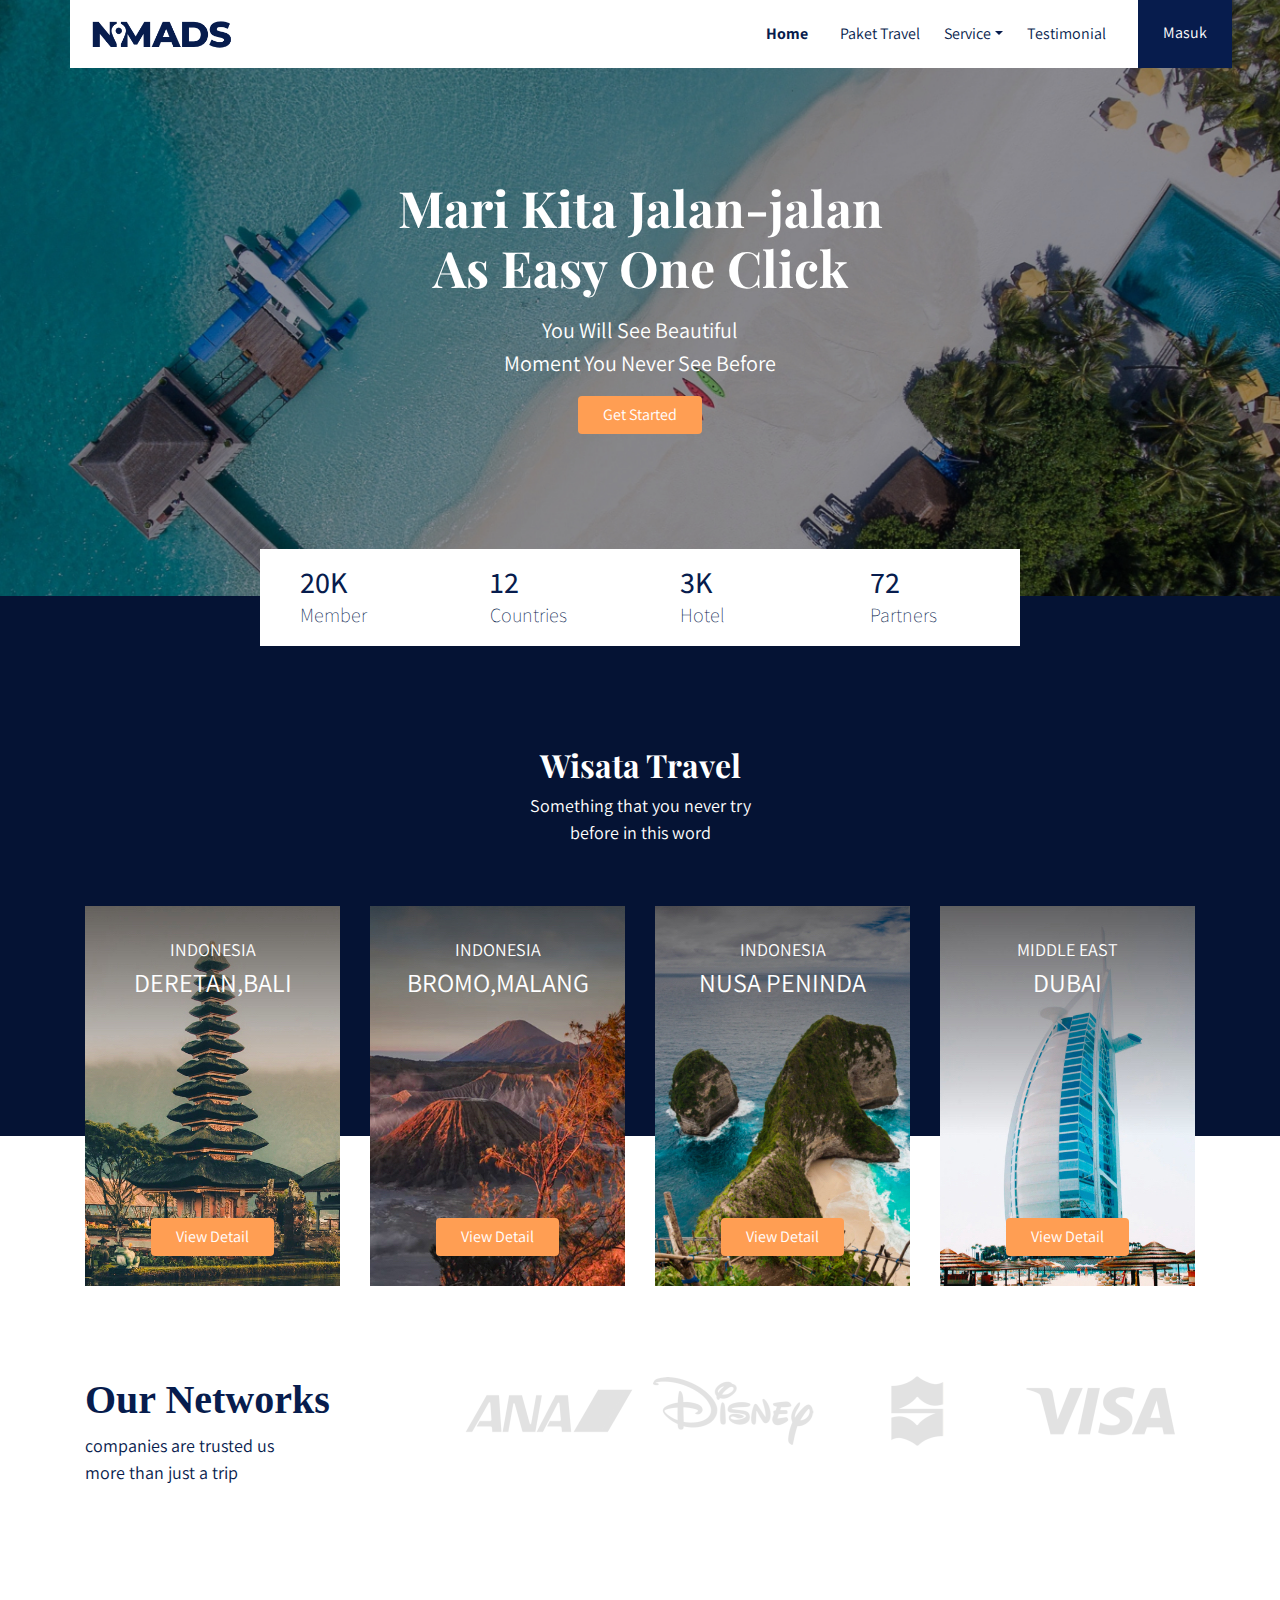
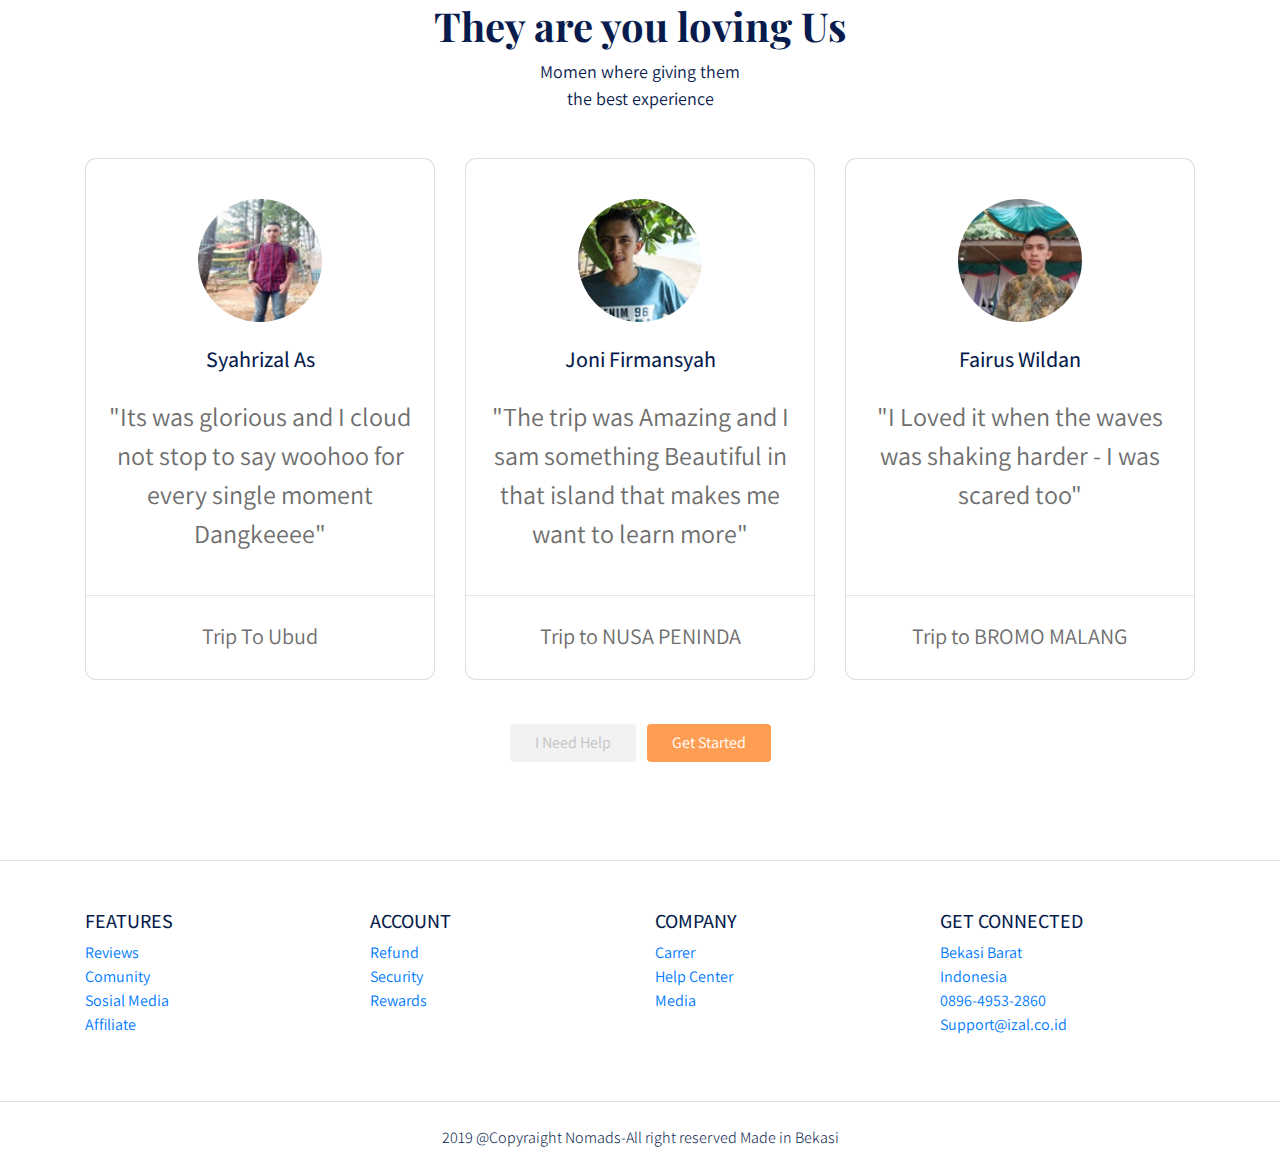
<file: public/index.html>
<!DOCTYPE html>
<html lang="en">

<head>
    <meta charset="UTF-8">
    <meta name="viewport" content="width=device-width, initial-scale=1.0">
    <meta http-equiv="X-UA-Compatible" content="ie=edge">
    <title>Paket Travel</title>
    <link rel="stylesheet" href="frontend/libraries/bootstrap/css/bootstrap.css">
    <link
        href="https://fonts.googleapis.com/css?family=Assistant:400,600,700,800|Playfair+Display:400,700,700i,900,900i&display=swap"
        rel="stylesheet">
    <link rel="stylesheet" href="frontend/styles/main.css">
</head>

<body>
    <!-- Navbar -->
    <div class="container">
        <nav class="row navbar navbar-expand-lg navbar-light bg-white">
            <a href="details.html" class="navbar-brand">
                <img src="frontend/images/logo_nomads.png" alt="logo_nomads">
            </a>
            <button class="navbar-toggler navbar-toggler-right" type="button" data-toggle="collapse"
                data-target="details.htmlnavb">
                <span class="navbar-toggler-icon"></span>
            </button>
            <div class="collapse navbar-collapse" id="navb">
                <ul class="navbar-nav ml-auto mr-3">
                    <li class="nav-item mx-md-2"><a href="details.html" class="nav-link active">Home</a></li>
                    <li class="nav-item mx-md-2"><a href="details.html" class="nav-link">Paket Travel</a></li>
                    <li class="nav-item dropdown">
                        <a href="details.html" class="nav-link dropdown-toggle" id="navbardrop"
                            data-toggle="dropdown">Service</a>
                        <div class="dropdown-menu">
                            <a href="details.html" class="dropdown-item">Bantuan</a>
                            <a href="details.html" class="dropdown-item">Link</a>
                            <a href="details.html" class="dropdown-item">Link</a>
                        </div>
                    </li>
                    <li class="nav-item mx-md-2"><a href="details.html" class="nav-link">Testimonial</a></li>
                </ul>
                <!-- Mobile Button -->
                <form action="" class="form-inline d-sm-block d-md-none">
                    <button class="btn btn-login my-2 my-sm-0 ">
                        Masuk
                    </button>
                </form>
                <!-- Web Button -->
                <form action="" class="form-inline my-2 my-lg-0 d-none d-md-block">
                    <button class="btn  btn-login btn-navbar-right my-2 my-sm-0 px-4">
                        Masuk
                    </button>
                </form>
            </div>
        </nav>
    </div>

    <!-- Header -->
    <header class="text-center">

        <h1> Mari Kita Jalan-jalan
            <br>
            As Easy One Click
        </h1>

        <p class="mt-3"> You Will See Beautiful
            <br>
            Moment You Never See Before
        </p>

        <a href="details.html" class="btn btn-get-started px-4">Get Started</a>

    </header>

    <main>
        <div class="container">
            <section class="section-stats row justify-content-center" id="stats">
                <div class="col-3 col-md-2 stats-detail">
                    <h2>20K</h2>
                    <p>Member</p>
                </div>
                <div class="col-3 col-md-2 stats-detail">
                    <h2>12</h2>
                    <p>Countries</p>
                </div>
                <div class="col-3 col-md-2 stats-detail">
                    <h2>3K</h2>
                    <p>Hotel</p>
                </div>
                <div class="col-3 col-md-2 stats-detail">
                    <h2>72</h2>
                    <p>Partners</p>
                </div>
            </section>
        </div>

        <section class="section-travel" id="travel">
            <div class="container">
                <div class="row">
                    <div class="col text-center section-travel-heading">
                        <h2>Wisata Travel</h2>
                        <p>Something that you never try
                            <br>
                            before in this word
                        </p>
                    </div>
                </div>
            </div>
        </section>
        <section class="section-travel-content" id="travelcontent">
            <div class="container">
                <div class="section-popular-travel row justify-content-center">
                    <div class="col-sm-6 col-md-4 col-lg-3">
                        <div class="card-travel text-center d-flex flex-column"
                            style="background-image: url(frontend/images/travel-1.jpg);">
                            <div class="travel-country">INDONESIA</div>
                            <div class="travel-location">DERETAN,BALI</div>
                            <div class="travel-button mt-auto">
                                <a href="details.html" class="btn btn-travel-detail px-4">
                                    View Detail
                                </a>
                            </div>
                        </div>
                    </div>
                    <div class="col-sm-6 col-md-4 col-lg-3">
                        <div class="card-travel text-center d-flex flex-column"
                            style="background-image: url(frontend/images/travel-2.jpg);">
                            <div class="travel-country">INDONESIA</div>
                            <div class="travel-location">BROMO,MALANG</div>
                            <div class="travel-button mt-auto">
                                <a href="details.html" class="btn btn-travel-detail px-4">
                                    View Detail
                                </a>
                            </div>
                        </div>
                    </div>
                    <div class="col-sm-6 col-md-4 col-lg-3">
                        <div class="card-travel text-center d-flex flex-column"
                            style="background-image: url(frontend/images/travel-3.jpg);">
                            <div class="travel-country">INDONESIA</div>
                            <div class="travel-location">NUSA PENINDA</div>
                            <div class="travel-button mt-auto">
                                <a href="details.html" class="btn btn-travel-detail px-4">
                                    View Detail
                                </a>
                            </div>
                        </div>
                    </div>
                    <div class="col-sm-6 col-md-4 col-lg-3">
                        <div class="card-travel text-center d-flex flex-column"
                            style="background-image: url(frontend/images/travel-4.jpg);">
                            <div class="travel-country">MIDDLE EAST</div>
                            <div class="travel-location">DUBAI</div>
                            <div class="travel-button mt-auto">
                                <a href="details.html" class="btn btn-travel-detail px-4">
                                    View Detail
                                </a>
                            </div>
                        </div>
                    </div>
                </div>
            </div>
        </section>
        <section class="section-networks">
            <div class="container">
                <div class="row">
                    <div class="col-md-4">
                        <h2>Our Networks</h2>
                        <p>companies are trusted us <br> more than just a trip</p>
                    </div>
                    <din class="col-md-8">
                        <img src="frontend/images/partner.png" alt="image partner" class="image-partners">
                    </din>
                </div>
            </div>
        </section>
        <section class="section-testimonial-heading" id="testimonialheading">
            <div class="container">
                <div class="row">
                    <div class="col-lg-12 text-center">
                        <h2>They are you loving Us</h2>
                        <p>Momen where giving them <br> the best experience</p>
                    </div>
                </div>
            </div>

        </section>
        <section class="section-testimonial-content" id="testimonialcontent">
            <div class="container">
                <div class="section-popular-travel row justify-content-center">
                    <div class="col-sm-6 col-md-6 col-lg-4">
                        <div class="card card-testimonial text-center">
                            <div class="testimonial-content">
                                <img src="frontend/images/izal.jpg" alt="user" class="mb-4 rounded-circle">
                                <h3 class="mb-4"> Syahrizal As</h3>
                                <p class="testimonial">
                                    "Its was glorious and I cloud not stop to say woohoo for every single moment
                                    Dangkeeee"
                                </p>
                            </div>
                            <hr>
                            <p class="trip-to mt-2">
                                Trip To Ubud
                            </p>
                        </div>
                    </div>
                    <div class="col-sm-6 col-md-6 col-lg-4">
                        <div class="card card-testimonial text-center">
                            <div class="testimonial-content">
                                <img src="frontend/images/raden.JPEG" alt="user" class="mb-4 rounded-circle">
                                <h3 class="mb-4">Joni Firmansyah</h3>
                                <p class="testimonial">
                                    "The trip was Amazing and I sam something Beautiful in that island that makes me
                                    want to learn more"
                                </p>
                            </div>
                            <hr>
                            <p class="trip-to mt-2">
                                Trip to NUSA PENINDA
                            </p>
                        </div>
                    </div>
                    <div class="col-sm-6 col-md-6 col-lg-4">
                        <div class="card card-testimonial text-center">
                            <div class="testimonial-content">
                                <img src="frontend/images/rd.jpg " alt="user" class="mb-4 rounded-circle">
                                <h3 class="mb-4">Fairus Wildan</h3>
                                <p class="testimonial">
                                    "I Loved it when the waves was shaking harder - I was scared too"
                                </p>
                            </div>
                            <hr>
                            <p class="trip-to mt-2">
                                Trip to BROMO MALANG
                            </p>
                        </div>
                    </div>
                </div>
                <div class="row">
                    <div class="col-lg-12 text-center">
                        <a href="details.html" class="btn btn-need-help px-4 mt-4 mx-1">
                            I Need Help
                        </a>
                        <a href="details.html" class="btn btn-get-started px-4 mt-4 mx-1">
                            Get Started
                        </a>
                    </div>
                </div>
            </div>
        </section>
    </main>
    <footer class="section-footer mt-5 mb-4 border-top">
        <div class="container pt-5 pb-5">
            <div class="row justify-content-center">
                <div class="col-12">
                    <div class="row">
                        <div class="col-12 col-lg-3">
                            <h5>FEATURES</h5>
                            <ul class="list-unstyled">
                                <li><a href="details.html">Reviews</a></li>
                                <li><a href="details.html">Comunity</a></li>
                                <li><a href="details.html">Sosial Media</a></li>
                                <li><a href="details.html">Affiliate</a></li>
                            </ul>
                        </div>
                        <div class="col-12 col-lg-3">
                            <h5>ACCOUNT</h5>
                            <ul class="list-unstyled">
                                <li><a href="details.html">Refund</a></li>
                                <li><a href="details.html">Security</a></li>
                                <li><a href="details.html">Rewards</a></li>
                            </ul>
                        </div>
                        <div class="col-12 col-lg-3">
                            <h5>COMPANY</h5>
                            <ul class="list-unstyled">
                                <li><a href="details.html">Carrer</a></li>
                                <li><a href="details.html">Help Center</a></li>
                                <li><a href="details.html">Media</a></li>
                            </ul>
                        </div>
                        <div class="col-12 col-lg-3">
                            <h5>GET CONNECTED</h5>
                            <ul class="list-unstyled">
                                <li><a href="details.html">Bekasi Barat</a></li>
                                <li><a href="details.html">Indonesia</a></li>
                                <li><a href="details.html">0896-4953-2860</a></li>
                                <li><a href="details.html">Support@izal.co.id</a></li>
                            </ul>
                        </div>
                    </div>
                </div>
            </div>
        </div>
        <div class="container-fluid">
            <div class="row border-top justify-content-center align-items-center pt-4">
                <div class="col-auto text-gray-500 font-weight-light">
                    2019 @Copyraight Nomads-All right reserved Made in Bekasi
                </div>
            </div>
        </div>
    </footer>
    <script src="frontend/libraries/jquery/jquery-3.4.1.min.js"></script>
    <script src="frontend/libraries/bootstrap/js/bootstrap.js"></script>
    <script src="frontend/libraries/retina/retina.min.js"></script>
</body>

</html>
</file>
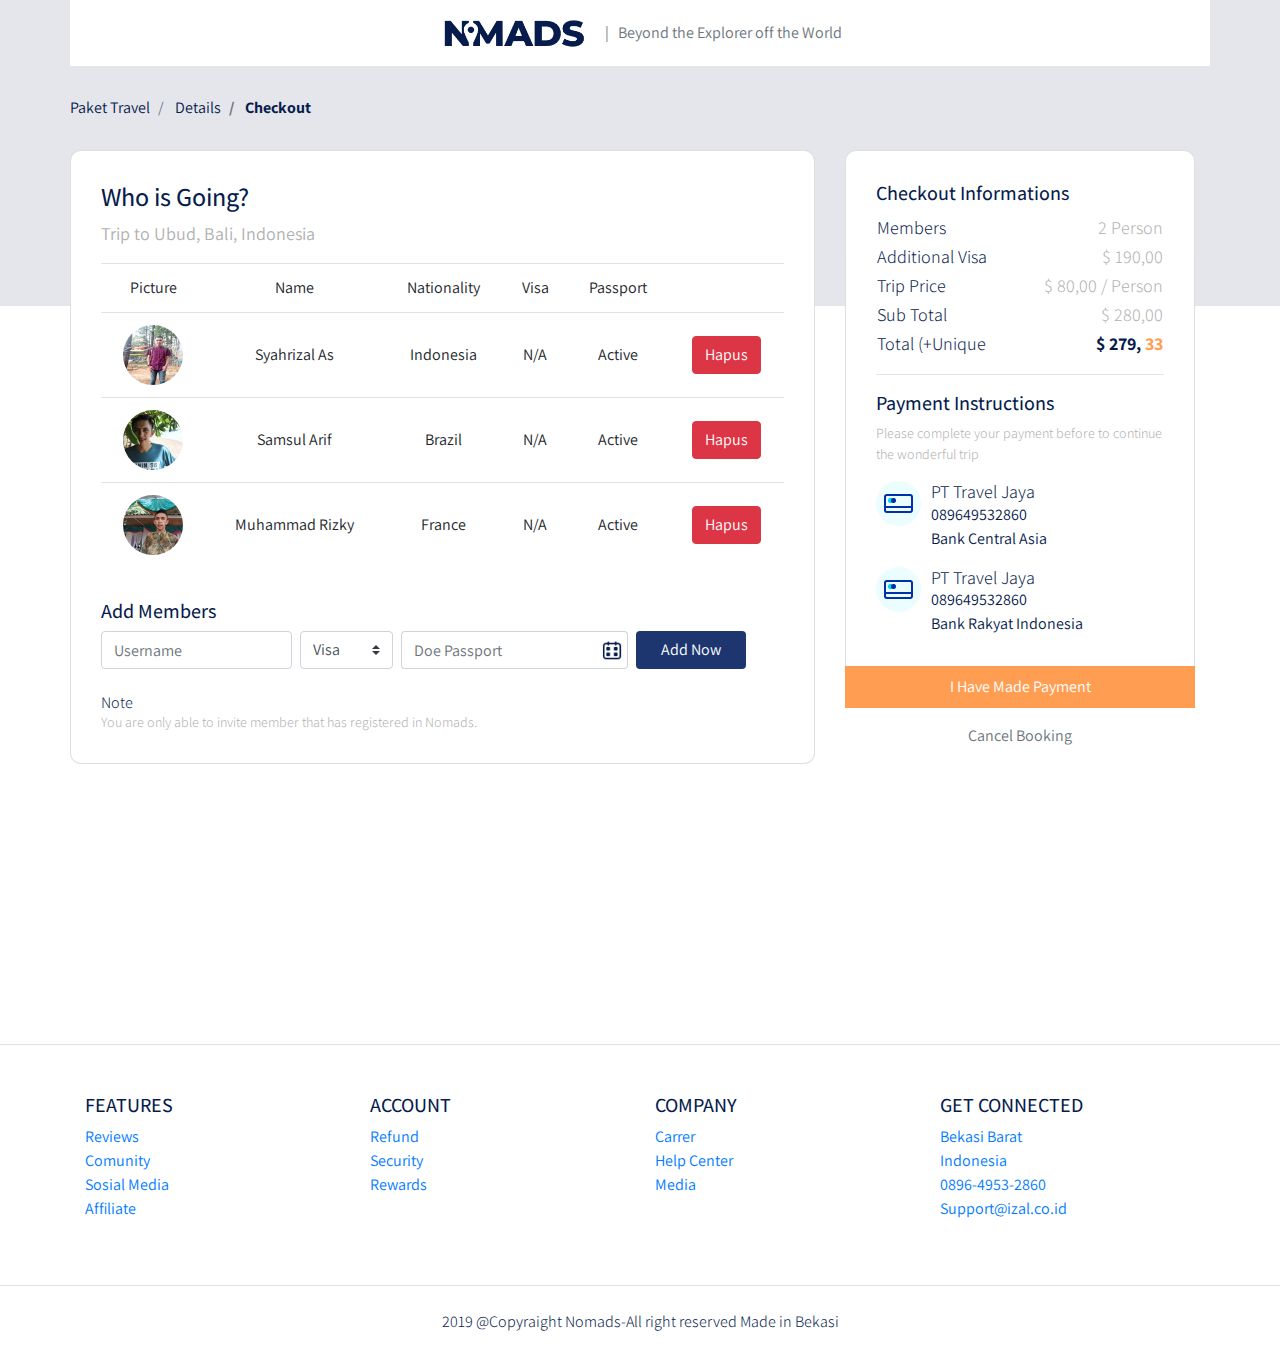
<file: public/checkout.html>
<!DOCTYPE html>
<html lang="en">

<head>
    <meta charset="UTF-8">
    <meta name="viewport" content="width=device-width, initial-scale=1.0">
    <meta http-equiv="X-UA-Compatible" content="ie=edge">
    <title>Paket Travel</title>
    <link rel="stylesheet" href="frontend/libraries/bootstrap/css/bootstrap.css">
    <link rel="stylesheet" href="frontend/libraries/xzoom/xzoom.css">
    <link rel="stylesheet" href="frontend/libraries/gijgo/css/gijgo.min.css">
    <link
        href="https://fonts.googleapis.com/css?family=Assistant:400,600,700,800|Playfair+Display:400,700,700i,900,900i&display=swap"
        rel="stylesheet">
    <link rel="stylesheet" href="frontend/styles/main.css">
</head>

<body>
    <!-- Navbar -->
    <div class="container">
        <nav class="row navbar navbar-expand-lg navbar-light bg-white">
            <div class="navbar-nav ml-auto mr-auto mr-sm-auto mr-lg-0 mr-md-auto">
                <a href="index.html" class="navbar-brand">
                    <img src="frontend/images/logo_nomads.png" alt="">
                </a>
            </div>
            <div class="navbar-nav mr-auto d-none d-lg-block">
                <span class="text-muted">
                    | &nbsp; Beyond the Explorer off the World
                </span>
            </div>
        </nav>
    </div>
    <main class="details">
        <section class="section-details-header"></section>
        <section class="section-details-content">
            <div class="container">
                <div class="row">
                    <div class="col p-0">
                        <nav>
                            <ol class="breadcrumb">
                                <li class="breadcrumb-item">
                                    Paket Travel
                                </li>
                                <li class="breadcrumb-item">
                                    Details
                                </li>
                                <li class="breadcrumb-item active">
                                    Checkout
                                </li>
                            </ol>
                        </nav>
                    </div>
                </div>
                <div class="row">
                    <div class="col-lg-8 pl-lg-0">
                        <div class="card card-details mb-3">
                            <h1>Who is Going?</h1>
                            <p>Trip to Ubud, Bali, Indonesia</p>
                            <div class="attendee">
                                <table class="table table-responsive-sm text-center">
                                    <thead>
                                        <tr>
                                            <td scope="col">Picture</td>
                                            <td scope="col">Name</td>
                                            <td scope="col">Nationality</td>
                                            <td scope="col">Visa</td>
                                            <td scope="col">Passport</td>
                                            <td scope="col"></td>
                                        </tr>
                                    </thead>
                                    <tbody>
                                        <tr>
                                            <td><img src="frontend/images/izal.jpg" class="rounded-circle" height="60">
                                            </td>
                                            <td class="align-middle">Syahrizal As</td>
                                            <td class="align-middle">Indonesia</td>
                                            <td class="align-middle">N/A</td>
                                            <td class="align-middle">Active</td>
                                            <td class="align-middle"><a href="" class="btn btn-danger">Hapus</a></td>
                                        </tr>
                                        <tr>
                                            <td><img src="frontend/images/raden.JPEG" class="rounded-circle"
                                                    height="60">
                                            </td>
                                            <td class="align-middle">Samsul Arif</td>
                                            <td class="align-middle">Brazil</td>
                                            <td class="align-middle">N/A</td>
                                            <td class="align-middle">Active</td>
                                            <td class="align-middle"><a href="" class="btn btn-danger">Hapus</a></td>
                                        </tr>
                                        <tr>
                                            <td><img src="frontend/images/rd.jpg" class="rounded-circle" height="60">
                                            </td>
                                            <td class="align-middle">Muhammad Rizky</td>
                                            <td class="align-middle">France</td>
                                            <td class="align-middle">N/A</td>
                                            <td class="align-middle">Active</td>
                                            <td class="align-middle"><a href="" class="btn btn-danger">Hapus</a></td>
                                        </tr>
                                    </tbody>
                                </table>
                            </div>
                            <div class="member mt-3">
                                <h2>Add Members</h2>
                                <form class="form-inline">
                                    <label for="inputuser" class="sr-only">Nama</label>
                                    <input type="text" class="form-control mb-2 mr-sm-2" id="inputuser" name="inputuser"
                                        placeholder="Username">
                                    <label for="inputvisa" class="sr-only">Preference</label>
                                    <select class="custom-select mb-2 mr-sm-2" id="inputvisa" name="inputvisa">
                                        <option value="visa">Visa</option>
                                        <option value="days">30 Days</option>
                                        <option value="na">N/A</option>
                                    </select>
                                    <label for="doepassport" class="sr-only">DOE Passport</label>
                                    <div class="input-group mb-2 mr-md-2">
                                        <input type="text" class="form-control datepicker" placeholder="Doe Passport"
                                            id="doepassport" name="doepassport">
                                    </div>
                                    <button class="btn btn-add-now mb-2 px-4">
                                        Add Now
                                    </button>
                                </form>
                                <h3 class="mt-3 mb-0">Note</h3>
                                <p class="disclaimer mb-0">You are only able to invite member that has registered in
                                    Nomads.</p>
                            </div>
                        </div>
                    </div>
                    <div class="col-lg-4">
                        <div class="card card-details card-right">
                            <h2>Checkout Informations</h2>
                            <table class="trip-informations">
                                <tr>
                                    <th width="50%">Members</th>
                                    <td class="text-right" width="50%">2 Person</td>
                                </tr>
                                <tr>
                                    <th width="50%">Additional Visa</th>
                                    <td class="text-right" width="50%">$ 190,00</td>
                                </tr>
                                <tr>
                                    <th width="50%">Trip Price</th>
                                    <td class="text-right" width="50%">$ 80,00 / Person</td>
                                </tr>
                                <tr>
                                    <th width="50%">Sub Total</th>
                                    <td class="text-right" width="50%">$ 280,00</td>
                                </tr>
                                <tr>
                                    <th width="50%">Total (+Unique</th>
                                    <td class="text-right text-total" width="50%">
                                        <span class="text-blue">$ 279,</span>
                                        <span class="text-orange">33</span>
                                    </td>
                                </tr>
                            </table>
                            <hr>
                            <h2>Payment Instructions</h2>
                            <p class="payment-instructions">
                                Please complete your payment before to continue the wonderful
                                trip
                            </p>
                            <div class="bank">
                                <div class="bank-item pb-3">
                                    <img src="frontend/images/ic_bank.png" alt="" class="bank-image">
                                    <div class="descriptions">
                                        <h3>PT Travel Jaya</h3>
                                        <p>089649532860 <br> Bank Central Asia</p>
                                    </div>
                                    <div class="clearfix"></div>
                                </div>
                                <div class="bank-item">
                                    <img src="frontend/images/ic_bank.png" alt="" class="bank-image">
                                    <div class="descriptions">
                                        <h3>PT Travel Jaya</h3>
                                        <p>089649532860 <br> Bank Rakyat Indonesia</p>
                                    </div>
                                    <div class="clearfix"></div>
                                </div>
                            </div>
                        </div>
                        <div class="join-container">
                            <a href="succes.html" class="btn btn-block btn-join-now mt-3 py-2">I Have Made Payment</a>
                        </div>
                        <div class="text-center mt-3">
                            <a href="details.html" class="text-muted">Cancel Booking</a>
                        </div>
                    </div>
                </div>
            </div>
        </section>
    </main>


    <footer class="section-footer mt-5 mb-4 border-top">
        <div class="container pt-5 pb-5">
            <div class="row justify-content-center">
                <div class="col-12">
                    <div class="row">
                        <div class="col-12 col-lg-3">
                            <h5>FEATURES</h5>
                            <ul class="list-unstyled">
                                <li><a href="#">Reviews</a></li>
                                <li><a href="#">Comunity</a></li>
                                <li><a href="#">Sosial Media</a></li>
                                <li><a href="#">Affiliate</a></li>
                            </ul>
                        </div>
                        <div class="col-12 col-lg-3">
                            <h5>ACCOUNT</h5>
                            <ul class="list-unstyled">
                                <li><a href="#">Refund</a></li>
                                <li><a href="#">Security</a></li>
                                <li><a href="#">Rewards</a></li>
                            </ul>
                        </div>
                        <div class="col-12 col-lg-3">
                            <h5>COMPANY</h5>
                            <ul class="list-unstyled">
                                <li><a href="#">Carrer</a></li>
                                <li><a href="#">Help Center</a></li>
                                <li><a href="#">Media</a></li>
                            </ul>
                        </div>
                        <div class="col-12 col-lg-3">
                            <h5>GET CONNECTED</h5>
                            <ul class="list-unstyled">
                                <li><a href="#">Bekasi Barat</a></li>
                                <li><a href="#">Indonesia</a></li>
                                <li><a href="#">0896-4953-2860</a></li>
                                <li><a href="#">Support@izal.co.id</a></li>
                            </ul>
                        </div>
                    </div>
                </div>
            </div>
        </div>
        <div class="container-fluid">
            <div class="row border-top justify-content-center align-items-center pt-4">
                <div class="col-auto text-gray-500 font-weight-light">
                    2019 @Copyraight Nomads-All right reserved Made in Bekasi
                </div>
            </div>
        </div>
    </footer>
    <script src="frontend/libraries/jquery/jquery-3.4.1.min.js"></script>
    <script src="frontend/libraries/bootstrap/js/bootstrap.js"></script>
    <script src="frontend/libraries/retina/retina.min.js"></script>
    <script src="frontend/libraries/xzoom/xzoom.min.js"></script>
    <script src="frontend/libraries/gijgo/js/gijgo.min.js"></script>
    <script>
        $(document).ready(function () {
            $('.xzoom, .xzoom-gallery').xzoom({
                zoomWidth: 500,
                title: false,
                tint: '#333',
                Xoffset: 15
            });

            $('.datepicker').datepicker({
                uiLibrary: 'bootstrap4',
                icons: {
                    rightIcon: '<img src="frontend/images/ic_doe.png" alt="" />'
                }
            });
        });
    </script>
</body>

</html>
</file>
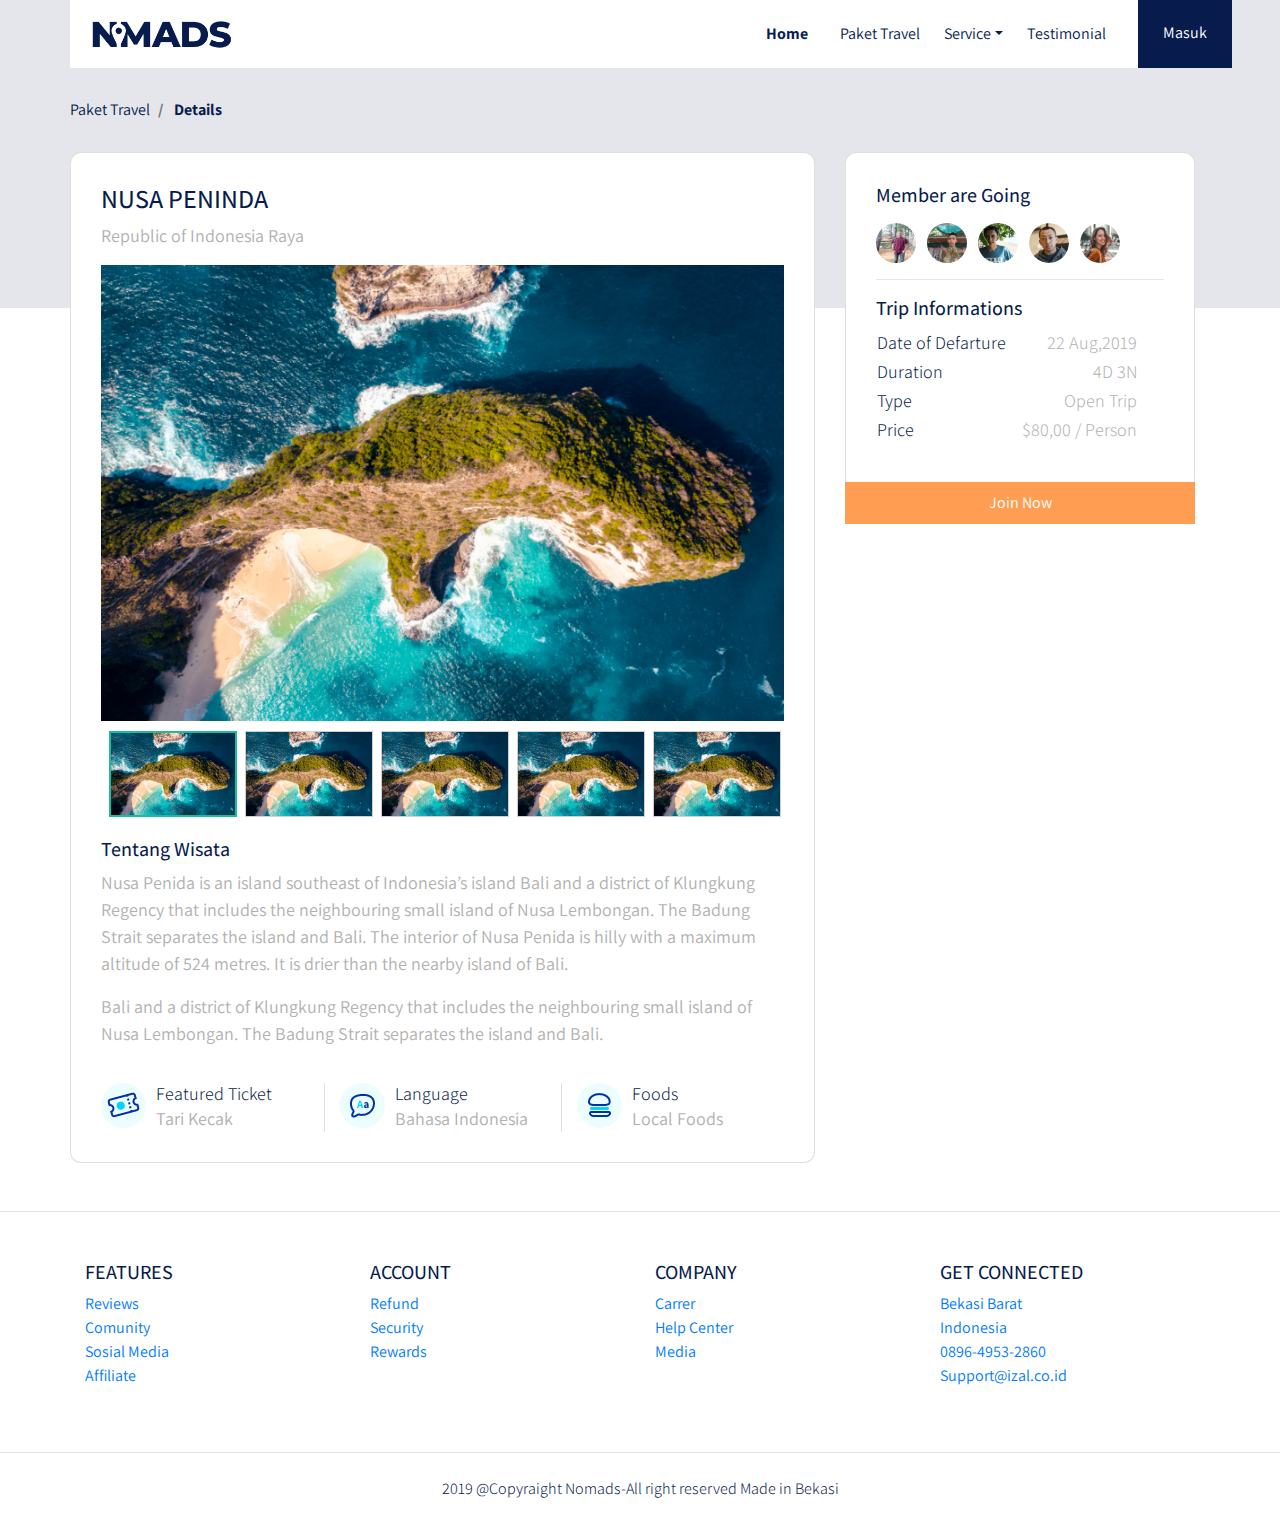
<file: public/details.html>
<!DOCTYPE html>
<html lang="en">

<head>
    <meta charset="UTF-8">
    <meta name="viewport" content="width=device-width, initial-scale=1.0">
    <meta http-equiv="X-UA-Compatible" content="ie=edge">
    <title>Paket Travel</title>
    <link rel="stylesheet" href="frontend/libraries/bootstrap/css/bootstrap.css">
    <link rel="stylesheet" href="frontend/libraries/xzoom/xzoom.css">
    <link
        href="https://fonts.googleapis.com/css?family=Assistant:400,600,700,800|Playfair+Display:400,700,700i,900,900i&display=swap"
        rel="stylesheet">
    <link rel="stylesheet" href="frontend/styles/main.css">
</head>

<body>
    <!-- Navbar -->
    <div class="container">
        <nav class="row navbar navbar-expand-lg navbar-light bg-white">
            <a href="#" class="navbar-brand">
                <img src="frontend/images/logo_nomads.png" alt="logo_nomads">
            </a>
            <button class="navbar-toggler navbar-toggler-right" type="button" data-toggle="collapse"
                data-target="#navb">
                <span class="navbar-toggler-icon"></span>
            </button>
            <div class="collapse navbar-collapse" id="navb">
                <ul class="navbar-nav ml-auto mr-3">
                    <li class="nav-item mx-md-2"><a href="#" class="nav-link active">Home</a></li>
                    <li class="nav-item mx-md-2"><a href="#" class="nav-link">Paket Travel</a></li>
                    <li class="nav-item dropdown">
                        <a href="#" class="nav-link dropdown-toggle" id="navbardrop" data-toggle="dropdown">Service</a>
                        <div class="dropdown-menu">
                            <a href="#" class="dropdown-item">Link</a>
                            <a href="#" class="dropdown-item">Link</a>
                            <a href="#" class="dropdown-item">Link</a>
                        </div>
                    </li>
                    <li class="nav-item mx-md-2"><a href="#" class="nav-link">Testimonial</a></li>
                </ul>
                <!-- Mobile Button -->
                <form action="" class="form-inline d-sm-block d-md-none">
                    <button class="btn btn-login my-2 my-sm-0 ">
                        Masuk
                    </button>
                </form>
                <!-- Web Button -->
                <form action="" class="form-inline my-2 my-lg-0 d-none d-md-block">
                    <button class="btn  btn-login btn-navbar-right my-2 my-sm-0 px-4">
                        Masuk
                    </button>
                </form>
            </div>
        </nav>
    </div>
    <main class="details">
        <section class="section-details-header"></section>
        <section class="section-details-content">
            <div class="container">
                <div class="row">
                    <div class="col p-0">
                        <nav>
                            <ol class="breadcrumb">
                                <li class="breadcrumb-item">
                                    Paket Travel
                                </li>
                                <li class="breadcrumb-item active">
                                    Details
                                </li>
                            </ol>
                        </nav>
                    </div>
                </div>
                <div class="row">
                    <div class="col-lg-8 pl-lg-0">
                        <div class="card card-details">
                            <h1>NUSA PENINDA</h1>
                            <p>Republic of Indonesia Raya</p>
                            <div class="gallery">
                                <div class="xzoom-container">
                                    <img class="xzoom" id="xzoom-default" src="frontend/images/details-1.jpg"
                                        xoriginal="frontend/images/details-1.jpg" />
                                    <div class="xzoom-thumbs">
                                        <a href="frontend/images/details-1.jpg"><img class="xzoom-gallery" width="128"
                                                src="frontend/images/details-1.jpg"
                                                xpreview="frontend/images/details-1.jpg" /></a>
                                        <a href="frontend/images/details-1.jpg"><img class="xzoom-gallery" width="128"
                                                src="frontend/images/details-1.jpg"
                                                xpreview="frontend/images/details-1.jpg" /></a>
                                        <a href="frontend/images/details-1.jpg"><img class="xzoom-gallery" width="128"
                                                src="frontend/images/details-1.jpg"
                                                xpreview="frontend/images/details-1.jpg" /></a>
                                        <a href="frontend/images/details-1.jpg"><img class="xzoom-gallery" width="128"
                                                src="frontend/images/details-1.jpg"
                                                xpreview="frontend/images/details-1.jpg" /></a>
                                        <a href="frontend/images/details-1.jpg"><img class="xzoom-gallery" width="128"
                                                src="frontend/images/details-1.jpg"
                                                xpreview="frontend/images/details-1.jpg" /></a>
                                    </div>
                                </div>

                            </div>
                            <h2>Tentang Wisata</h2>
                            <p>Nusa Penida is an island southeast of Indonesia’s island
                                Bali and a district of Klungkung Regency that includes the
                                neighbouring small island of Nusa Lembongan. The Badung
                                Strait separates the island and Bali. The interior of Nusa
                                Penida is hilly with a maximum altitude of 524 metres. It is
                                drier than the nearby island of Bali.</p>
                            <p>Bali and a district of Klungkung Regency that includes the
                                neighbouring small island of Nusa Lembongan. The Badung
                                Strait separates the island and Bali.</p>
                            <div class="features row">
                                <div class="col-md-4">
                                    <img src="frontend/images/ic_event.png" alt="" class="feature-image">
                                    <div class="description">
                                        <h3>Featured Ticket</h3>
                                        <p>Tari Kecak</p>
                                    </div>
                                </div>
                                <div class="col-md-4 border-left">
                                    <img src="frontend/images/ic_bahasa.png" alt="" class="feature-image">
                                    <div class="description ">
                                        <h3>Language</h3>
                                        <p>Bahasa Indonesia</p>
                                    </div>
                                </div>
                                <div class="col-md-4 border-left">
                                    <img src="frontend/images/ic_foods.png" alt="" class="feature-image">
                                    <div class="description ">
                                        <h3>Foods</h3>
                                        <p>Local Foods</p>
                                    </div>
                                </div>
                            </div>
                        </div>
                    </div>
                    <div class="col-lg-4">
                        <div class="card card-details card-right">
                            <h2>Member are Going</h2>
                            <div class="member my-2">
                                <img src="frontend/images/izal.jpg" alt="" class="member-image rounded-circle mr-2">
                                <img src="frontend/images/rd.jpg" alt="" class="member-image rounded-circle mr-2">
                                <img src="frontend/images/raden.JPEG" alt="" class="member-image rounded-circle mr-2">
                                <img src="frontend/images/avatar-1.png" alt="" class="member-image rounded-circle mr-2">
                                <img src="frontend/images/avatar-2.png" alt="" class="member-image rounded-circle mr-2">
                                <hr>
                                <h2>Trip Informations</h2>
                                <table class="trip-informations">
                                    <tr>
                                        <th width="50%">Date of Defarture</th>
                                        <td class="text-right" width="50%">22 Aug,2019</td>
                                    </tr>
                                    <tr>
                                        <th width="50%">Duration</th>
                                        <td class="text-right" width="50%">4D 3N</td>
                                    </tr>
                                    <tr>
                                        <th width="50%">Type</th>
                                        <td class="text-right" width="50%">Open Trip</td>
                                    </tr>
                                    <tr>
                                        <th width="50%">Price</th>
                                        <td class="text-right" width="50%">$80,00 / Person</td>
                                    </tr>
                                </table>
                            </div>
                        </div>
                        <div class="join-container">
                            <a href="checkout.html" class="btn btn-block btn-join-now mt-3 py-2">Join Now</a>
                        </div>
                    </div>
                </div>
            </div>
        </section>
    </main>


    <footer class="section-footer mt-5 mb-4 border-top">
        <div class="container pt-5 pb-5">
            <div class="row justify-content-center">
                <div class="col-12">
                    <div class="row">
                        <div class="col-12 col-lg-3">
                            <h5>FEATURES</h5>
                            <ul class="list-unstyled">
                                <li><a href="#">Reviews</a></li>
                                <li><a href="#">Comunity</a></li>
                                <li><a href="#">Sosial Media</a></li>
                                <li><a href="#">Affiliate</a></li>
                            </ul>
                        </div>
                        <div class="col-12 col-lg-3">
                            <h5>ACCOUNT</h5>
                            <ul class="list-unstyled">
                                <li><a href="#">Refund</a></li>
                                <li><a href="#">Security</a></li>
                                <li><a href="#">Rewards</a></li>
                            </ul>
                        </div>
                        <div class="col-12 col-lg-3">
                            <h5>COMPANY</h5>
                            <ul class="list-unstyled">
                                <li><a href="#">Carrer</a></li>
                                <li><a href="#">Help Center</a></li>
                                <li><a href="#">Media</a></li>
                            </ul>
                        </div>
                        <div class="col-12 col-lg-3">
                            <h5>GET CONNECTED</h5>
                            <ul class="list-unstyled">
                                <li><a href="#">Bekasi Barat</a></li>
                                <li><a href="#">Indonesia</a></li>
                                <li><a href="#">0896-4953-2860</a></li>
                                <li><a href="#">Support@izal.co.id</a></li>
                            </ul>
                        </div>
                    </div>
                </div>
            </div>
        </div>
        <div class="container-fluid">
            <div class="row border-top justify-content-center align-items-center pt-4">
                <div class="col-auto text-gray-500 font-weight-light">
                    2019 @Copyraight Nomads-All right reserved Made in Bekasi
                </div>
            </div>
        </div>
    </footer>
    <script src="frontend/libraries/jquery/jquery-3.4.1.min.js"></script>
    <script src="frontend/libraries/bootstrap/js/bootstrap.js"></script>
    <script src="frontend/libraries/retina/retina.min.js"></script>
    <script src="frontend/libraries/xzoom/xzoom.min.js"></script>
    <script>
        $(document).ready(function () {
            $('.xzoom, .xzoom-gallery').xzoom({
                zoomWidth: 500,
                title: false,
                tint: '#333',
                Xoffset: 15
            });
        });
    </script>
</body>

</html>
</file>
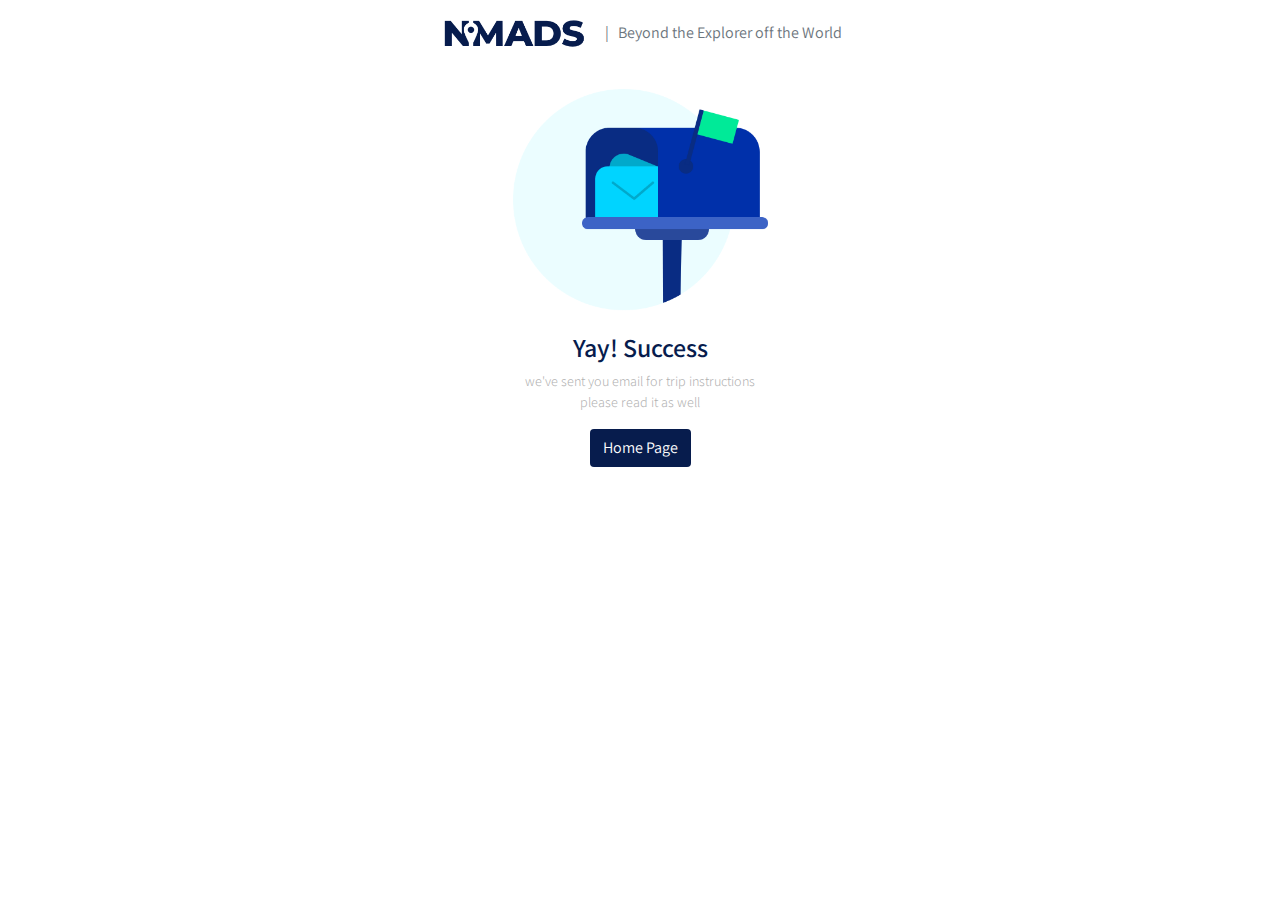
<file: public/succes.html>
<!DOCTYPE html>
<html lang="en">

<head>
    <meta charset="UTF-8">
    <meta name="viewport" content="width=device-width, initial-scale=1.0">
    <meta http-equiv="X-UA-Compatible" content="ie=edge">
    <title>Paket Travel</title>
    <link rel="stylesheet" href="frontend/libraries/bootstrap/css/bootstrap.css">
    <link rel="stylesheet" href="frontend/libraries/xzoom/xzoom.css">
    <link rel="stylesheet" href="frontend/libraries/gijgo/css/gijgo.min.css">
    <link
        href="https://fonts.googleapis.com/css?family=Assistant:400,600,700,800|Playfair+Display:400,700,700i,900,900i&display=swap"
        rel="stylesheet">
    <link rel="stylesheet" href="frontend/styles/main.css">
</head>

<body>
    <!-- Navbar -->
    <div class="container">
        <nav class="row navbar navbar-expand-lg navbar-light bg-white">
            <div class="navbar-nav ml-auto mr-auto mr-sm-auto mr-lg-0 mr-md-auto">
                <a href="index.html" class="navbar-brand">
                    <img src="frontend/images/logo_nomads.png" alt="">
                </a>
            </div>
            <div class="navbar-nav mr-auto d-none d-lg-block">
                <span class="text-muted">
                    | &nbsp; Beyond the Explorer off the World
                </span>
            </div>
        </nav>
    </div>
    <main>
        <div class="section-succes d-flex align-items-center">
            <div class="col text-center">
                <img src="frontend/images/ic_mail.png" alt="">
                <h1>Yay! Success</h1>
                <p>we've sent you email for trip instructions <br>please read it as well</p>
                <a href="index.html" class="btn btn-home-page" mt-3 px-5>Home Page</a>
            </div>
        </div>
    </main>



    <script src="frontend/libraries/jquery/jquery-3.4.1.min.js"></script>
    <script src="frontend/libraries/bootstrap/js/bootstrap.js"></script>
    <script src="frontend/libraries/retina/retina.min.js"></script>
    <script src="frontend/libraries/xzoom/xzoom.min.js"></script>
    <script src="frontend/libraries/gijgo/js/gijgo.min.js"></script>
    <script>
        $(document).ready(function () {
            $('.xzoom, .xzoom-gallery').xzoom({
                zoomWidth: 500,
                title: false,
                tint: '#333',
                Xoffset: 15
            });

            $('.datepicker').datepicker({
                uiLibrary: 'bootstrap4',
                icons: {
                    rightIcon: '<img src="frontend/images/ic_doe.png" alt="" />'
                }
            });
        });
    </script>
</body>

</html>
</file>
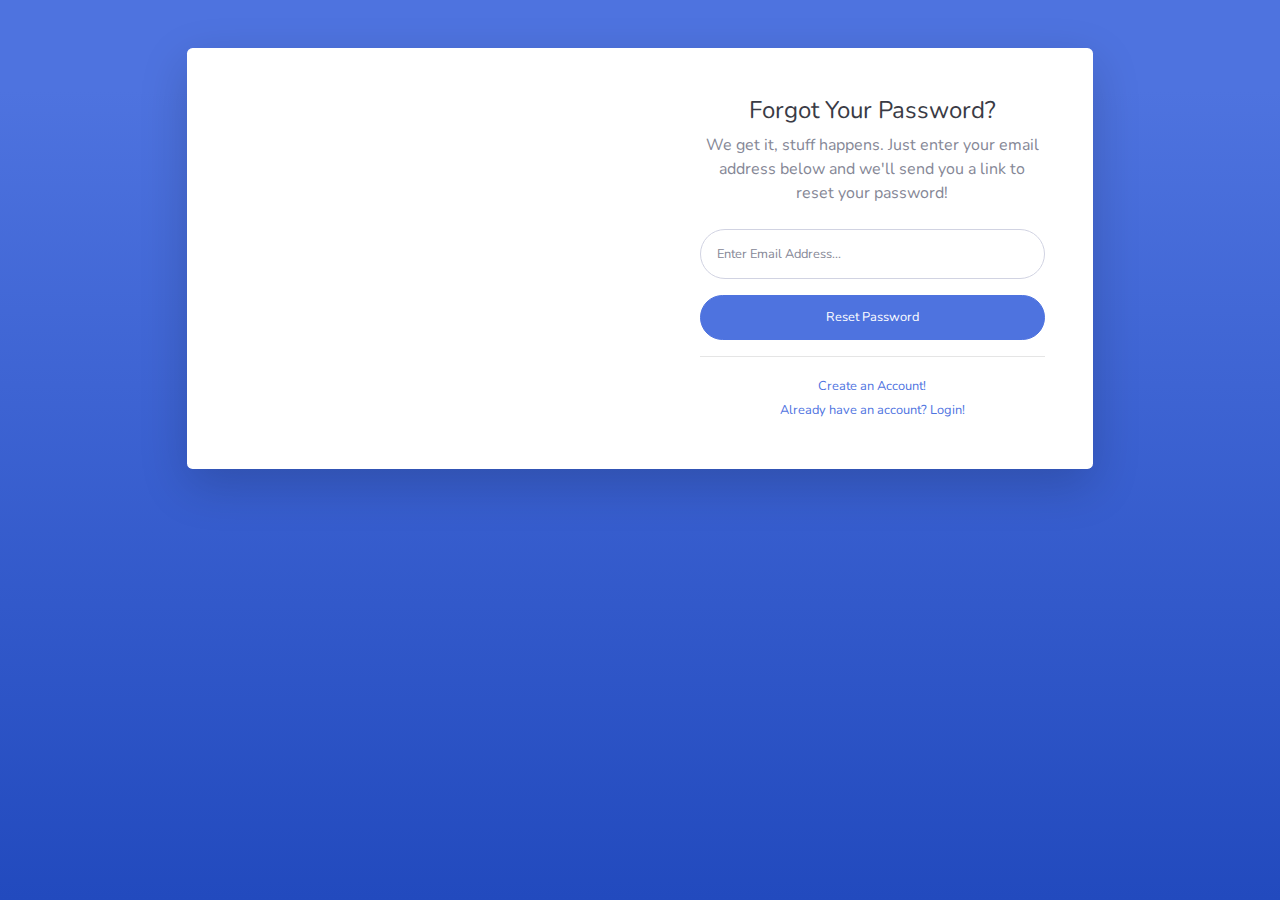
<file: public/backend/forgot-password.html>
<!DOCTYPE html>
<html lang="en">

<head>

  <meta charset="utf-8">
  <meta http-equiv="X-UA-Compatible" content="IE=edge">
  <meta name="viewport" content="width=device-width, initial-scale=1, shrink-to-fit=no">
  <meta name="description" content="">
  <meta name="author" content="">

  <title>SB Admin 2 - Forgot Password</title>

  <!-- Custom fonts for this template-->
  <link href="vendor/fontawesome-free/css/all.min.css" rel="stylesheet" type="text/css">
  <link href="https://fonts.googleapis.com/css?family=Nunito:200,200i,300,300i,400,400i,600,600i,700,700i,800,800i,900,900i" rel="stylesheet">

  <!-- Custom styles for this template-->
  <link href="css/sb-admin-2.min.css" rel="stylesheet">

</head>

<body class="bg-gradient-primary">

  <div class="container">

    <!-- Outer Row -->
    <div class="row justify-content-center">

      <div class="col-xl-10 col-lg-12 col-md-9">

        <div class="card o-hidden border-0 shadow-lg my-5">
          <div class="card-body p-0">
            <!-- Nested Row within Card Body -->
            <div class="row">
              <div class="col-lg-6 d-none d-lg-block bg-password-image"></div>
              <div class="col-lg-6">
                <div class="p-5">
                  <div class="text-center">
                    <h1 class="h4 text-gray-900 mb-2">Forgot Your Password?</h1>
                    <p class="mb-4">We get it, stuff happens. Just enter your email address below and we'll send you a link to reset your password!</p>
                  </div>
                  <form class="user">
                    <div class="form-group">
                      <input type="email" class="form-control form-control-user" id="exampleInputEmail" aria-describedby="emailHelp" placeholder="Enter Email Address...">
                    </div>
                    <a href="login.html" class="btn btn-primary btn-user btn-block">
                      Reset Password
                    </a>
                  </form>
                  <hr>
                  <div class="text-center">
                    <a class="small" href="register.html">Create an Account!</a>
                  </div>
                  <div class="text-center">
                    <a class="small" href="login.html">Already have an account? Login!</a>
                  </div>
                </div>
              </div>
            </div>
          </div>
        </div>

      </div>

    </div>

  </div>

  <!-- Bootstrap core JavaScript-->
  <script src="vendor/jquery/jquery.min.js"></script>
  <script src="vendor/bootstrap/js/bootstrap.bundle.min.js"></script>

  <!-- Core plugin JavaScript-->
  <script src="vendor/jquery-easing/jquery.easing.min.js"></script>

  <!-- Custom scripts for all pages-->
  <script src="js/sb-admin-2.min.js"></script>

</body>

</html>
</file>
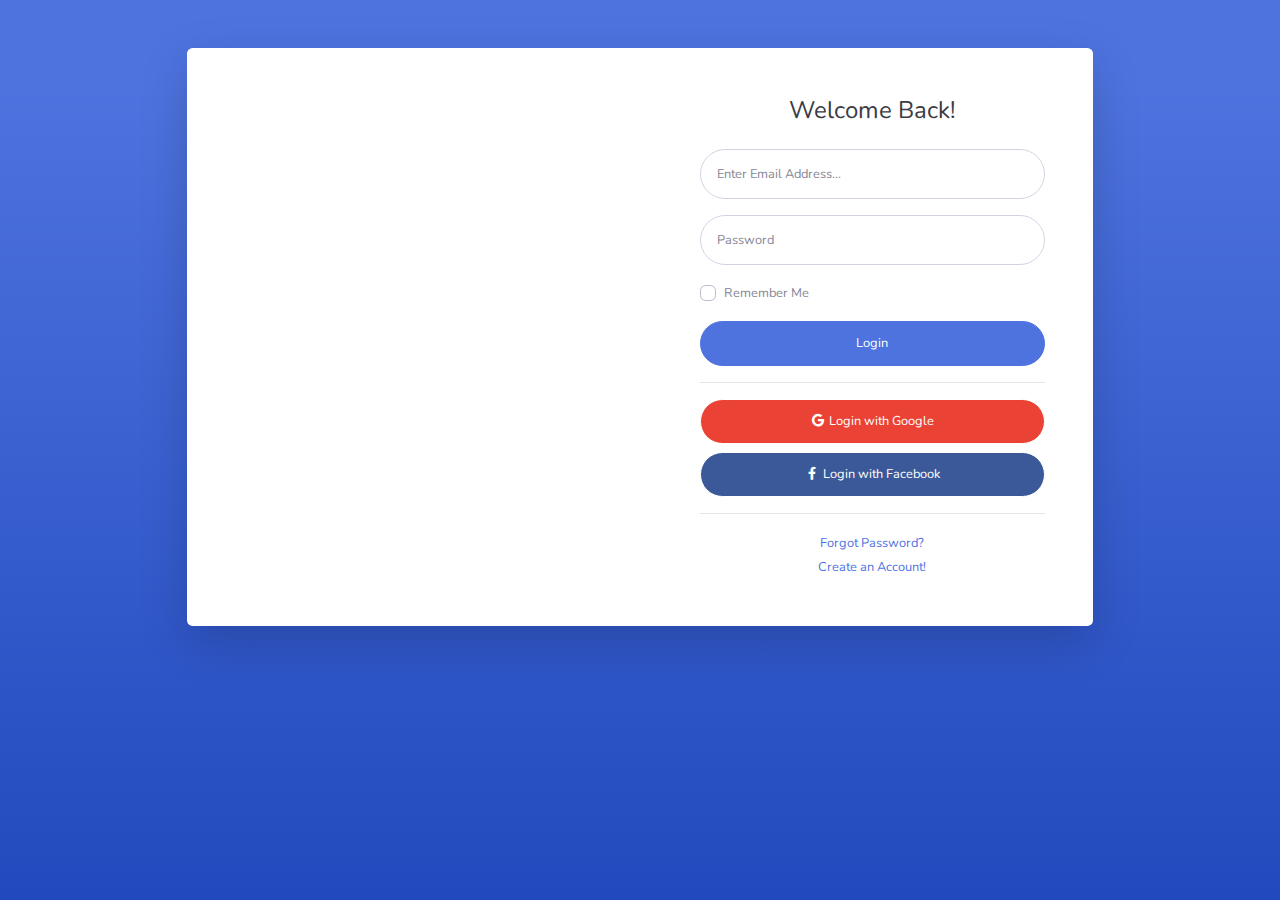
<file: public/backend/login.html>
<!DOCTYPE html>
<html lang="en">

<head>

  <meta charset="utf-8">
  <meta http-equiv="X-UA-Compatible" content="IE=edge">
  <meta name="viewport" content="width=device-width, initial-scale=1, shrink-to-fit=no">
  <meta name="description" content="">
  <meta name="author" content="">

  <title>SB Admin 2 - Login</title>

  <!-- Custom fonts for this template-->
  <link href="vendor/fontawesome-free/css/all.min.css" rel="stylesheet" type="text/css">
  <link href="https://fonts.googleapis.com/css?family=Nunito:200,200i,300,300i,400,400i,600,600i,700,700i,800,800i,900,900i" rel="stylesheet">

  <!-- Custom styles for this template-->
  <link href="css/sb-admin-2.min.css" rel="stylesheet">

</head>

<body class="bg-gradient-primary">

  <div class="container">

    <!-- Outer Row -->
    <div class="row justify-content-center">

      <div class="col-xl-10 col-lg-12 col-md-9">

        <div class="card o-hidden border-0 shadow-lg my-5">
          <div class="card-body p-0">
            <!-- Nested Row within Card Body -->
            <div class="row">
              <div class="col-lg-6 d-none d-lg-block bg-login-image"></div>
              <div class="col-lg-6">
                <div class="p-5">
                  <div class="text-center">
                    <h1 class="h4 text-gray-900 mb-4">Welcome Back!</h1>
                  </div>
                  <form class="user">
                    <div class="form-group">
                      <input type="email" class="form-control form-control-user" id="exampleInputEmail" aria-describedby="emailHelp" placeholder="Enter Email Address...">
                    </div>
                    <div class="form-group">
                      <input type="password" class="form-control form-control-user" id="exampleInputPassword" placeholder="Password">
                    </div>
                    <div class="form-group">
                      <div class="custom-control custom-checkbox small">
                        <input type="checkbox" class="custom-control-input" id="customCheck">
                        <label class="custom-control-label" for="customCheck">Remember Me</label>
                      </div>
                    </div>
                    <a href="index.html" class="btn btn-primary btn-user btn-block">
                      Login
                    </a>
                    <hr>
                    <a href="index.html" class="btn btn-google btn-user btn-block">
                      <i class="fab fa-google fa-fw"></i> Login with Google
                    </a>
                    <a href="index.html" class="btn btn-facebook btn-user btn-block">
                      <i class="fab fa-facebook-f fa-fw"></i> Login with Facebook
                    </a>
                  </form>
                  <hr>
                  <div class="text-center">
                    <a class="small" href="forgot-password.html">Forgot Password?</a>
                  </div>
                  <div class="text-center">
                    <a class="small" href="register.html">Create an Account!</a>
                  </div>
                </div>
              </div>
            </div>
          </div>
        </div>

      </div>

    </div>

  </div>

  <!-- Bootstrap core JavaScript-->
  <script src="vendor/jquery/jquery.min.js"></script>
  <script src="vendor/bootstrap/js/bootstrap.bundle.min.js"></script>

  <!-- Core plugin JavaScript-->
  <script src="vendor/jquery-easing/jquery.easing.min.js"></script>

  <!-- Custom scripts for all pages-->
  <script src="js/sb-admin-2.min.js"></script>

</body>

</html>
</file>
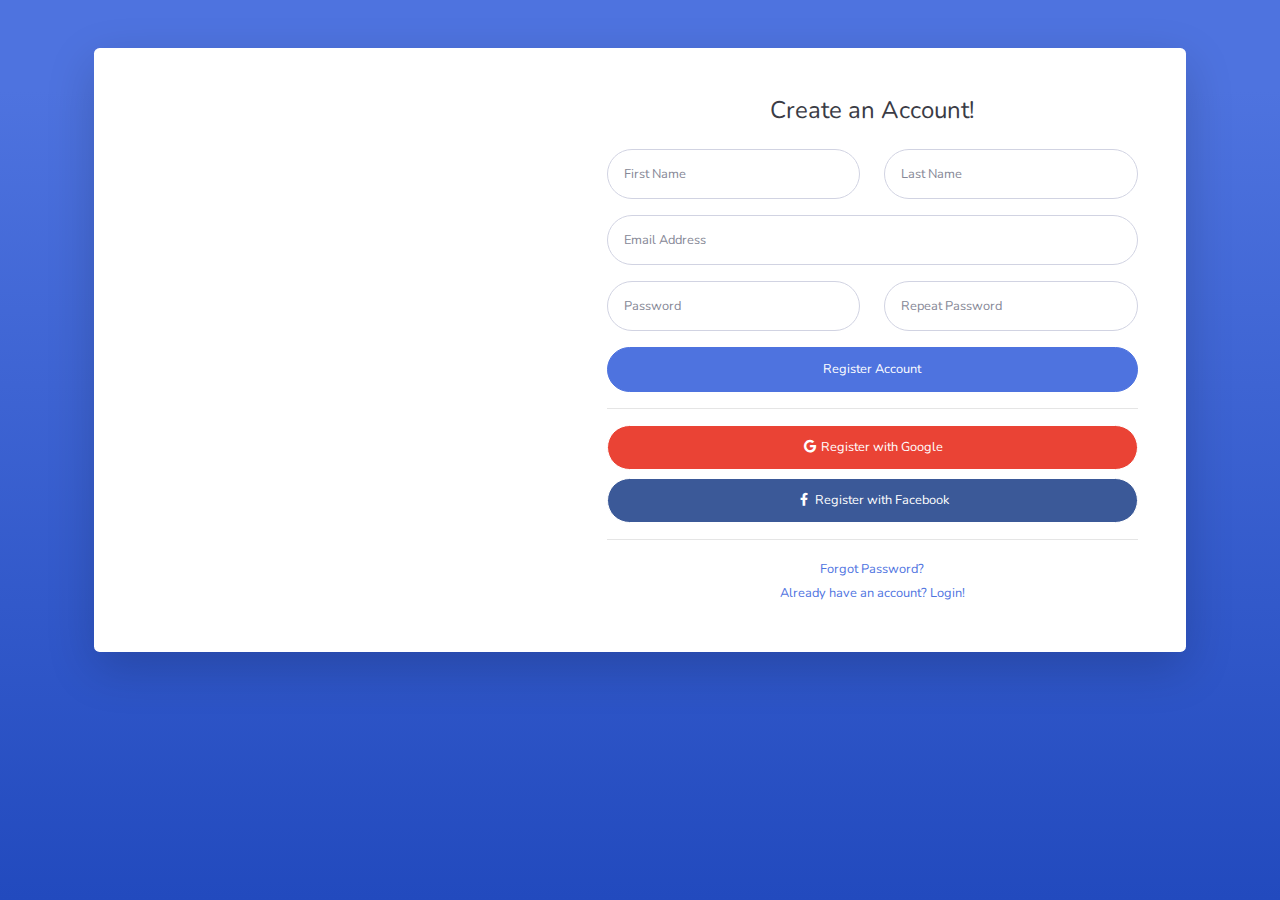
<file: public/backend/register.html>
<!DOCTYPE html>
<html lang="en">

<head>

  <meta charset="utf-8">
  <meta http-equiv="X-UA-Compatible" content="IE=edge">
  <meta name="viewport" content="width=device-width, initial-scale=1, shrink-to-fit=no">
  <meta name="description" content="">
  <meta name="author" content="">

  <title>SB Admin 2 - Register</title>

  <!-- Custom fonts for this template-->
  <link href="vendor/fontawesome-free/css/all.min.css" rel="stylesheet" type="text/css">
  <link href="https://fonts.googleapis.com/css?family=Nunito:200,200i,300,300i,400,400i,600,600i,700,700i,800,800i,900,900i" rel="stylesheet">

  <!-- Custom styles for this template-->
  <link href="css/sb-admin-2.min.css" rel="stylesheet">

</head>

<body class="bg-gradient-primary">

  <div class="container">

    <div class="card o-hidden border-0 shadow-lg my-5">
      <div class="card-body p-0">
        <!-- Nested Row within Card Body -->
        <div class="row">
          <div class="col-lg-5 d-none d-lg-block bg-register-image"></div>
          <div class="col-lg-7">
            <div class="p-5">
              <div class="text-center">
                <h1 class="h4 text-gray-900 mb-4">Create an Account!</h1>
              </div>
              <form class="user">
                <div class="form-group row">
                  <div class="col-sm-6 mb-3 mb-sm-0">
                    <input type="text" class="form-control form-control-user" id="exampleFirstName" placeholder="First Name">
                  </div>
                  <div class="col-sm-6">
                    <input type="text" class="form-control form-control-user" id="exampleLastName" placeholder="Last Name">
                  </div>
                </div>
                <div class="form-group">
                  <input type="email" class="form-control form-control-user" id="exampleInputEmail" placeholder="Email Address">
                </div>
                <div class="form-group row">
                  <div class="col-sm-6 mb-3 mb-sm-0">
                    <input type="password" class="form-control form-control-user" id="exampleInputPassword" placeholder="Password">
                  </div>
                  <div class="col-sm-6">
                    <input type="password" class="form-control form-control-user" id="exampleRepeatPassword" placeholder="Repeat Password">
                  </div>
                </div>
                <a href="login.html" class="btn btn-primary btn-user btn-block">
                  Register Account
                </a>
                <hr>
                <a href="index.html" class="btn btn-google btn-user btn-block">
                  <i class="fab fa-google fa-fw"></i> Register with Google
                </a>
                <a href="index.html" class="btn btn-facebook btn-user btn-block">
                  <i class="fab fa-facebook-f fa-fw"></i> Register with Facebook
                </a>
              </form>
              <hr>
              <div class="text-center">
                <a class="small" href="forgot-password.html">Forgot Password?</a>
              </div>
              <div class="text-center">
                <a class="small" href="login.html">Already have an account? Login!</a>
              </div>
            </div>
          </div>
        </div>
      </div>
    </div>

  </div>

  <!-- Bootstrap core JavaScript-->
  <script src="vendor/jquery/jquery.min.js"></script>
  <script src="vendor/bootstrap/js/bootstrap.bundle.min.js"></script>

  <!-- Core plugin JavaScript-->
  <script src="vendor/jquery-easing/jquery.easing.min.js"></script>

  <!-- Custom scripts for all pages-->
  <script src="js/sb-admin-2.min.js"></script>

</body>

</html>
</file>
<file: public/frontend/styles/main.css>
body {
  background-color: #ffffff;
  font-family: 'Assistant', sans-serif;
  color: #071c4d;
}

.navbar-collapse {
  margin-right: -20px;
}

.navbar-brand img {
  max-height: 40px;
}

.navbar-light .navbar-nav .nav-link {
  color: #071c4d;
}

.navbar-light .navbar-nav .nav-link.active {
  font-weight: bold;
  color: #071c4d !important;
}

.btn-navbar-right {
  margin-top: -10px !important;
  margin-bottom: -8px !important;
  margin-right: -18px !important;
  height: 70px;
  border-radius: 0;
}

.btn-login {
  background-color: #071c4d;
  color: #fff;
}

.btn-login:hover {
  background-color: #1e3771;
  color: #fff;
}

header {
  padding: 180px 0 165px;
  margin-top: -70px;
  background-image: url(../images/header-background.jpg);
  background-size: cover;
}

header #typed {
  font-size: 60px;
  font-family: sans-serif;
  font-weight: 700;
  color: white;
}

header h1,
header p {
  color: #fff;
}

header h1 {
  font-family: 'Playfair Display', serif;
  font-weight: bold;
  font-size: 50px;
}

header p {
  font-size: 22px;
}

header .btn-get-started {
  background-color: #ff9e53;
  color: #fff;
}

header .btn-get-started:hover {
  background-color: #ffaa69;
  color: #fff;
}

.section-stats {
  margin-top: -50px;
}

.section-stats .stats-detail {
  padding-top: 15px;
  background-color: #fff;
  padding-left: 40px;
}

.section-stats h2 {
  font-size: 30px;
  margin-bottom: 0;
}

.section-stats p {
  font-size: 20px;
  font-weight: lighter;
}

.section-travel {
  min-height: 540px;
  background-color: #051334;
  margin-top: -50px;
  margin-bottom: -230PX;
}

.section-travel .section-travel-heading {
  margin-top: 150px;
}

.section-travel h2,
.section-travel p {
  color: #fff;
}

.section-travel h2 {
  font-family: 'Playfair Display', serif;
  font-weight: bold;
  font-size: 40x;
}

.section-travel p {
  font-size: 18px;
}

.section-travel-content .section-popular-travel .card-travel {
  min-height: 380px;
  background-color: #ddd;
  color: #fff;
  padding: 30px;
  background-size: cover;
  margin-bottom: 20px;
}

.section-travel-content .section-popular-travel .travel-country {
  font-size: 18px;
  color: #fff;
}

.section-travel-content .section-popular-travel .travel-location {
  font-size: 26px;
  color: #fff;
}

.section-travel-content .section-popular-travel .travel-button .btn-travel-detail {
  background-color: #ff9e53;
  color: #fff;
}

.section-travel-content .section-popular-travel .travel-button .btn-travel-detail:hover {
  background-color: #ffae6f;
  color: #fff;
}

.section-networks {
  background-color: #fff;
  margin-top: -170px;
  padding-top: 240px;
  padding-bottom: 50px;
}

.section-networks h2 {
  font-family: 'Playfair', serif;
  font-weight: bold;
  font-size: 40px;
}

.section-networks p {
  font-size: 18px;
}

.section-networks img {
  max-width: 100%;
}

.section-testimonial-heading {
  background: -webkit-gradient(linear, left top, left bottom, from(#fff), to(f7f9ff));
  background: linear-gradient(#fff 0%, f7f9ff 100%);
  padding-top: 50px;
  min-height: 506px;
}

.section-testimonial-heading h2 {
  font-family: 'Playfair Display', serif;
  font-weight: bold;
  font-size: 40px;
}

.section-testimonial-heading p {
  font-size: 18px;
}

.section-testimonial-content {
  margin-top: -300px;
  padding-bottom: 50px;
}

.section-testimonial-content .card-testimonial {
  padding: 40px 20px 10px;
  border-radius: 11px;
  margin-bottom: 20px;
}

.section-testimonial-content .testimonial-content {
  min-height: 380px;
}

.section-testimonial-content h3 {
  font-size: 22px;
}

.section-testimonial-content img {
  width: 40%;
}

.section-testimonial-content .testimonial {
  font-weight: 200px;
  font-size: 26px;
  color: #6e6e6e;
  min-height: 160px;
}

.section-testimonial-content .trip-to {
  font-weight: normal;
  font-size: 22px;
  color: #6e6e6e;
}

.section-testimonial-content hr {
  margin-left: -20px;
  margin-right: -20px;
}

.section-testimonial-content .btn-get-started {
  background-color: #ff9e53;
  color: #fff;
}

.section-testimonial-content .btn-get-started:hover {
  background-color: #ffaa69;
  color: #fff;
}

.section-testimonial-content .btn-need-help {
  background-color: #f2f2f2;
  color: #c3c3c3;
}

.section-testimonial-content .btn-need-help:hover {
  background-color: #fafafa;
  color: #c3c3c3;
}

.section-footer {
  color: #071c4d;
}

.section-details-header {
  min-height: 310px;
  background: #e4e6eb;
  margin-top: -70px;
}

.section-details-content {
  margin-top: -210px;
  min-height: 100vh;
}

.section-details-content .breadcrumb {
  background-color: transparent;
  padding: 0;
  margin-bottom: 30px;
}

.section-details-content .breadcrumb-item.active {
  font-weight: bold;
  color: #071c4d;
}

.section-details-content .card-details {
  padding: 30px;
  border-radius: 11px;
}

.section-details-content .card-details h1 {
  font-size: 26px;
}

.section-details-content .card-details h2 {
  font-size: 20px;
}

.section-details-content .card-details p {
  font-size: 18px;
  color: #b1b1b1;
}

.section-details-content .card-details h3 {
  font-weight: 300;
  font-size: 16px;
  color: #071c4d;
}

.section-details-content .card-details .trip-informations th {
  font-weight: 300;
  font-size: 18px;
  color: #071c4d;
}

.section-details-content .card-details .trip-informations td {
  font-weight: 300;
  font-size: 18px;
  color: #b1b1b1;
}

.section-details-content .card-details .trip-informations .text-blue {
  color: #071c4d;
  font-weight: bold;
}

.section-details-content .card-details .trip-informations .text-orange {
  color: #ff9e53;
  font-weight: bold;
}

.section-details-content .card-details .payment-instructions {
  font-weight: 300;
  font-size: 14px;
  color: #b1b1b1;
}

.section-details-content .card-details .bank .bank-item h3 {
  font-size: 18px;
  color: #071c4d;
  margin-bottom: 0;
}

.section-details-content .card-details .bank .bank-item p {
  margin-bottom: 0;
}

.section-details-content .card-details .bank .bank-item .descriptions {
  margin-left: 10px;
  overflow: hidden;
  float: left;
}

.section-details-content .card-details .bank .bank-item .descriptions p {
  font-weight: normal;
  font-size: 16px;
  color: #071c4d;
}

.section-details-content .card-details .bank .bank-image {
  width: 45px;
  height: 45px;
  float: left;
}

.section-details-content .card-details .disclaimer {
  font-weight: 300;
  font-size: 14px;
  color: #b1b1b1;
}

.section-details-content .card-details .gj-datepicker .datepicker {
  border-right: 0;
}

.section-details-content .card-details .gj-datepicker .input-group-apend .btn {
  padding-right: 30px;
}

.section-details-content .card-details .btn-add-now {
  background-color: #1d3670;
  color: #fff;
}

.section-details-content .card-details .btn-add-now:hover {
  background-color: #173c94;
  color: #fff;
}

.section-details-content .card-right {
  border-bottom-left-radius: 0;
  border-bottom-right-radius: 0;
  border-bottom: 0;
}

.section-details-content .gallery .xzoom-container {
  display: block;
}

.section-details-content .gallery .xzoom-container .xzoom {
  width: 100%;
  -webkit-box-shadow: none;
          box-shadow: none;
  margin-bottom: 10px;
}

.section-details-content .gallery .xzoom-container .xactive {
  border: 2px solid #1abc9c;
  -webkit-box-shadow: none;
          box-shadow: none;
}

.section-details-content .member .member-image {
  width: 40px;
  height: 40px;
}

.section-details-content .features {
  margin-top: 20px;
}

.section-details-content .features h3 {
  font-size: 18px;
  color: #071c4d;
  margin-bottom: 0;
}

.section-details-content .features p {
  margin-bottom: 0;
}

.section-details-content .features .description {
  margin-left: 10px;
  overflow: hidden;
  float: left;
}

.section-details-content .features .feature-image {
  width: 45px;
  height: 45px;
  float: left;
}

.section-details-content .join-container {
  margin-top: -16px;
}

.section-details-content .btn-join-now {
  background-color: #ff9e53;
  color: #fff;
  border-radius: 0;
}

.section-details-content .btn-join-now:hover {
  background-color: #ff857c;
  color: #fff;
}

.section-succes h1 {
  font-weight: 600;
  font-size: 26px;
  color: #071c4d;
}

.section-succes p {
  font-weight: 300;
  font-size: 14px;
  color: #b1b1b1;
}

.section-succes .btn-home-page {
  background-color: #071c4d;
  color: #fff;
}

.section-succes .btn-home-page:hover {
  background-color: #380dd6;
  color: #fff;
}

@media (min-width: 992px) {
  .login-container {
    background: -webkit-gradient(linear, left top, right top, color-stop(60%, #ffffff), color-stop(40%, #e4e6e8));
    background: linear-gradient(90deg, #ffffff 60%, #e4e6e8 40%);
    width: 100vw;
    height: 100vh;
  }
}

.page-login {
  height: 100vh;
}

.page-login .btn-login {
  background-color: #ff857c;
  color: #fff;
}

.page-login .btn-login:hover {
  color: #fff;
}

.page-login .section-left h1 {
  font-family: "Playfair Display";
  font-weight: bold;
  font-size: 50px;
  text-align: left;
  color: #071c4d;
}

.page-login section-right a {
  font-family: "Assistant";
  font-weight: 300;
  font-size: 16px;
  text-decoration: underline;
  text-align: center;
  color: #bfbfbf;
}
/*# sourceMappingURL=main.css.map */
</file>
<file: public/frontend/libraries/xzoom/xzoom.css>
/* Compatibility styles for frameworks like bootstrap, foundation e.t.c */
.xzoom-source img, .xzoom-preview img, .xzoom-lens img {
  display: block;
  max-width: none;
  max-height: none;
  -webkit-transition: none;
  -moz-transition: none;
  -o-transition: none;
  transition: none;
}
/* --------------- */

/* xZoom Styles below */
.xzoom-container { 
  display: inline-block;
}

.xzoom-thumbs {
  text-align: center;
  margin-bottom: 10px;
}

.xzoom { 
  -webkit-box-shadow: 0px 0px 5px 0px rgba(0,0,0,0.5);
  -moz-box-shadow: 0px 0px 5px 0px rgba(0,0,0,0.5);
  box-shadow: 0px 0px 5px 0px rgba(0,0,0,0.5);  
}
.xzoom2, .xzoom3, .xzoom4, .xzoom5 {
  -webkit-box-shadow: 0px 0px 5px 0px rgba(0,0,0,0.5);
  -moz-box-shadow: 0px 0px 5px 0px rgba(0,0,0,0.5);
  box-shadow: 0px 0px 5px 0px rgba(0,0,0,0.5);
}

/* Thumbs */
.xzoom-gallery, .xzoom-gallery2, .xzoom-gallery3, .xzoom-gallery4, .xzoom-gallery5 {
  border: 1px solid #cecece;
  margin-left: 5px;
  margin-bottom: 10px;
}

.xzoom-source, .xzoom-hidden {
  display: block;
  position: static;
  float: none;
  clear: both;
}

/* Everything out of border is hidden */
.xzoom-hidden {
  overflow: hidden;
}

/* Preview */
.xzoom-preview {
  border: 1px solid #888;
  background: #2f4f4f;
  box-shadow: -0px -0px 10px rgba(0,0,0,0.50);
}

/* Lens */
.xzoom-lens {
  border: 1px solid #555;
  box-shadow: -0px -0px 10px rgba(0,0,0,0.50);
  cursor: crosshair;
}

/* Loading */
.xzoom-loading {
  background-position: center center;
  background-repeat: no-repeat;
  border-radius: 100%;
  opacity: .7;
  background: url(../images/xloading.gif);
  width: 48px;
  height: 48px;
}

/* Additional class that applied to thumb when it is active */
.xactive {
  -webkit-box-shadow: 0px 0px 3px 0px rgba(74,169,210,1);
  -moz-box-shadow: 0px 0px 3px 0px rgba(74,169,210,1);
  box-shadow: 0px 0px 3px 0px rgba(74,169,210,1); 
  border: 1px solid #4aaad2;
}

/* Caption */
.xzoom-caption {
  position: absolute;
  bottom: -43px;
  left: 0;
  background: #000;
  width: 100%;
  text-align: left;
}

.xzoom-caption span {
  color: #fff;
  font-family: Arial, sans-serif;
  display: block;
  font-size: 0.75em;
  font-weight: bold;
  padding: 10px;
}
</file>
<file: public/frontend/libraries/gijgo/css/gijgo.min.css>
.gj-button-md,.gj-text-align-center{text-align:center}.gj-button-md,.gj-modal{overflow:hidden;outline:0}.gj-button-md,.gj-button-md-group{position:relative;vertical-align:middle}.gj-button,.gj-button-md,.gj-cursor-pointer{cursor:pointer}.gj-button{background-color:#f5f5f5;border:1px solid #ddd;color:#000;border-radius:3px;padding:6px 10px}.gj-unselectable{-webkit-touch-callout:none;-webkit-user-select:none;-khtml-user-select:none;-moz-user-select:none;-ms-user-select:none;user-select:none}.gj-row{display:-webkit-box;display:-ms-flexbox;display:flex;-ms-flex-wrap:wrap;flex-wrap:wrap}.gj-margin-left-5{margin-left:5px}.gj-margin-left-10{margin-left:10px}.gj-width-full{width:100%}.gj-font-size-16{font-size:16px}.gj-hidden{display:none}.gj-button-md{background:0 0;border:none;border-radius:2px;color:rgba(0,0,0,.87);height:36px;margin:0;min-width:64px;padding:0 16px;display:inline-block;font-family:Roboto,Helvetica,Arial,sans-serif;font-size:1rem;font-weight:500;text-transform:uppercase;letter-spacing:0;will-change:box-shadow;transition:box-shadow .2s cubic-bezier(.4,0,1,1),background-color .2s cubic-bezier(.4,0,.2,1),color .2s cubic-bezier(.4,0,.2,1);text-decoration:none;line-height:36px;-webkit-user-select:none;-moz-user-select:none;-ms-user-select:none;user-select:none}.gj-button-md:hover{background-color:rgba(158,158,158,.2)}.gj-button-md:disabled{color:rgba(0,0,0,.26);background:0 0}.gj-button-md .gj-icon,.gj-button-md .material-icons{vertical-align:middle}.gj-button-md.gj-button-md-icon{width:24px;height:31px;min-width:24px;padding:0;display:table}ul.gj-list-bootstrap li [data-role=image],ul.gj-list-md li [data-role=checkbox],ul.gj-list-md li [data-role=image]{height:24px;width:24px}.gj-button-md.gj-button-md-icon .gj-icon,.gj-button-md.gj-button-md-icon .material-icons{display:table-cell;margin-right:0;width:24px;height:24px}.gj-button-md.active{background-color:rgba(158,158,158,.4)}.gj-button-md-group{display:inline-block}.gj-textbox-md{border:none;border-bottom:1px solid rgba(0,0,0,.42);display:block;font-family:Helvetica,Arial,sans-serif;font-size:16px;line-height:16px;padding:4px 0;margin:0;width:100%;background:0 0;text-align:left;color:rgba(0,0,0,.87)}.gj-textbox-md:active,.gj-textbox-md:focus{border-bottom:2px solid rgba(0,0,0,.42);outline:0}.gj-textbox-md::placeholder{color:#8e8e8e}.gj-textbox-md:-ms-input-placeholder{color:#8e8e8e}.gj-textbox-md::-ms-input-placeholder{color:#8e8e8e}.gj-md-spacer-24{min-width:24px;width:24px;display:inline-block}.gj-md-spacer-32{min-width:32px;width:32px;display:inline-block}.gj-modal{position:fixed;top:0;right:0;bottom:0;left:0;z-index:1203;display:none;-webkit-overflow-scrolling:touch;background-color:rgba(0,0,0,.54118);transition:.2s ease opacity;will-change:opacity}ul.gj-list li [data-role=wrapper]{display:table;width:100%}ul.gj-list li [data-role=checkbox],ul.gj-list li [data-role=image]{display:table-cell;vertical-align:middle;text-align:center}ul.gj-list li [data-role=display]{display:table-cell;vertical-align:middle;cursor:pointer}ul.gj-list li [data-role=display]:empty:before{content:"\200b"}ul.gj-list-bootstrap{padding-left:0;margin-bottom:0}ul.gj-list-bootstrap li{padding:0}ul.gj-list-bootstrap li [data-role=wrapper]{padding:0 10px}ul.gj-list-bootstrap li [data-role=checkbox]{width:24px;padding:3px}ul.gj-list-bootstrap li [data-role=display]{padding:8px 0 8px 4px}.list-group-item.active ul li,.list-group-item.active:focus ul li,.list-group-item.active:hover ul li{text-shadow:none;color:initial}ul.gj-list-md{padding:0;list-style:none;line-height:24px;letter-spacing:0;color:#616161}.gj-picker-md,ul.gj-list-md li{font-family:Roboto,Helvetica,Arial,sans-serif;font-size:16px;font-weight:400;letter-spacing:.04em;line-height:1}ul.gj-list-md li{display:list-item;list-style-type:none;padding:0;min-height:unset;box-sizing:border-box;align-items:center;cursor:default;overflow:hidden;-webkit-flex-direction:row;-ms-flex-direction:row;flex-direction:row;-webkit-flex-wrap:nowrap;-ms-flex-wrap:nowrap;flex-wrap:nowrap}ul.gj-list-md li [data-role=display]{padding:8px 0 8px 5px;order:0;flex-grow:2;text-decoration:none;box-sizing:border-box;align-items:center;text-align:left;color:rgba(0,0,0,.87)}ul.gj-list-md li.disabled>[data-role=wrapper]>[data-role=display]{color:#9E9E9E}.gj-list-md-active{background:#e0e0e0;color:#3f51b5}.gj-picker{position:absolute;z-index:1203;background-color:#fff}.gj-picker .selected{color:#fff}.gj-picker-md{color:rgba(0,0,0,.87);border:1px solid #E0E0E0}.gj-modal .gj-picker-md{border:0}.gj-picker-md [role=header]{color:rgba(255,255,255,.54);display:flex;background:#2196f3;align-items:baseline;user-select:none;justify-content:center}.gj-picker-md [role=footer]{float:right;padding:10px}.gj-picker-md [role=footer] button.gj-button-md{color:#2196f3;font-weight:700;font-size:13px}.gj-picker-bootstrap{border:1px solid #E0E0E0}.gj-picker-bootstrap .selected{color:#888}.gj-picker-bootstrap [role=header]{background:#eee;color:#AAA}@font-face{font-family:gijgo-material;src:url(../fonts/gijgo-material.eot?235541);src:url(../fonts/gijgo-material.eot?235541#iefix) format('embedded-opentype'),url(../fonts/gijgo-material.ttf?235541) format('truetype'),url(../fonts/gijgo-material.woff?235541) format('woff'),url(../fonts/gijgo-material.svg?235541#gijgo-material) format('svg');font-weight:400;font-style:normal}.gj-icon{font-family:gijgo-material!important;font-size:24px;speak:none;font-style:normal;font-weight:400;font-variant:normal;text-transform:none;line-height:1;letter-spacing:0;-webkit-font-feature-settings:"liga";-moz-font-feature-settings:"liga=1";-moz-font-feature-settings:"liga";-ms-font-feature-settings:"liga" 1;font-feature-settings:"liga";-webkit-font-variant-ligatures:discretionary-ligatures;font-variant-ligatures:discretionary-ligatures;-webkit-font-smoothing:antialiased;-moz-osx-font-smoothing:grayscale}.gj-icon.undo:before{content:"\e900"}.gj-icon.vertical-align-top:before{content:"\e901"}.gj-icon.vertical-align-center:before{content:"\e902"}.gj-icon.vertical-align-bottom:before{content:"\e903"}.gj-icon.arrow-dropup:before{content:"\e904"}.gj-icon.clock:before{content:"\e905"}.gj-icon.refresh:before{content:"\e906"}.gj-icon.last-page:before{content:"\e907"}.gj-icon.first-page:before{content:"\e908"}.gj-icon.cancel:before{content:"\e909"}.gj-icon.clear:before{content:"\e90a"}.gj-icon.check-circle:before{content:"\e90b"}.gj-icon.delete:before{content:"\e90c"}.gj-icon.arrow-upward:before{content:"\e90d"}.gj-icon.arrow-forward:before{content:"\e90e"}.gj-icon.arrow-downward:before{content:"\e90f"}.gj-icon.arrow-back:before{content:"\e910"}.gj-icon.list-numbered:before{content:"\e911"}.gj-icon.list-bulleted:before{content:"\e912"}.gj-icon.indent-increase:before{content:"\e913"}.gj-icon.indent-decrease:before{content:"\e914"}.gj-icon.redo:before{content:"\e915"}.gj-icon.align-right:before{content:"\e916"}.gj-icon.align-left:before{content:"\e917"}.gj-icon.align-justify:before{content:"\e918"}.gj-icon.align-center:before{content:"\e919"}.gj-icon.strikethrough:before{content:"\e91a"}.gj-icon.italic:before{content:"\e91b"}.gj-icon.underlined:before{content:"\e91c"}.gj-icon.bold:before{content:"\e91d"}.gj-icon.arrow-dropdown:before{content:"\e91e"}.gj-icon.done:before{content:"\e91f"}.gj-icon.pencil:before{content:"\e920"}.gj-icon.minus:before{content:"\e921"}.gj-icon.plus:before{content:"\e922"}.gj-icon.chevron-up:before{content:"\e923"}.gj-icon.chevron-right:before{content:"\e924"}.gj-icon.chevron-down:before{content:"\e925"}.gj-icon.chevron-left:before{content:"\e926"}.gj-icon.event:before{content:"\e927"}.gj-draggable{cursor:move}.gj-resizable-handle{position:absolute;font-size:.1px;display:block;-ms-touch-action:none;touch-action:none;z-index:1203}.gj-dialog-bootstrap [data-role=title],.gj-dialog-bootstrap4 [data-role=title]{display:inline}.gj-dialog-bootstrap,.gj-dialog-bootstrap4,.gj-dialog-md{z-index:1202;overflow:hidden}.gj-resizable-n{cursor:n-resize;height:7px;width:100%;top:-5px;left:0}.gj-resizable-e{cursor:e-resize;width:7px;right:-5px;top:0;height:100%}.gj-resizable-s{cursor:s-resize;height:7px;width:100%;bottom:-5px;left:0}.gj-resizable-w{cursor:w-resize;width:7px;left:-5px;top:0;height:100%}.gj-resizable-se{cursor:se-resize;width:12px;height:12px;right:1px;bottom:1px}.gj-resizable-sw{cursor:sw-resize;width:9px;height:9px;left:-5px;bottom:-5px}.gj-resizable-nw{cursor:nw-resize;width:9px;height:9px;left:-5px;top:-5px}.gj-resizable-ne{cursor:ne-resize;width:9px;height:9px;right:-5px;top:-5px}.gj-dialog-footer{position:absolute;bottom:0;width:100%;margin-top:0}.gj-dialog-scrollable [data-role=body]{overflow-x:hidden;overflow-y:scroll}.gj-dialog-bootstrap [data-role=close]{line-height:1.42857143}.gj-dialog-bootstrap4 [data-role=close]{line-height:1.5}.gj-dialog-md{background-color:#FFF;border:none;box-shadow:0 11px 15px -7px rgba(0,0,0,.2),0 24px 38px 3px rgba(0,0,0,.14),0 9px 46px 8px rgba(0,0,0,.12);box-sizing:border-box;position:relative;display:-webkit-box;display:-webkit-flex;display:-ms-flexbox;display:flex;-webkit-box-orient:vertical;-webkit-box-direction:normal;-webkit-flex-direction:column;-ms-flex-direction:column;flex-direction:column;-webkit-background-clip:padding-box;background-clip:padding-box;outline:0}.gj-dialog-md-header{padding:24px 24px 0;font-family:Roboto,Helvetica,Arial,sans-serif}.gj-dialog-md-title{margin:0;font-weight:400;display:inline;line-height:28px;font-size:20px}.gj-dialog-md-close{-webkit-appearance:none;padding:0;cursor:pointer;background:0 0;border:0;float:right;line-height:28px;font-size:28px}.gj-dialog-md-body{padding:20px 24px 24px;color:rgba(0,0,0,.54);font-family:Helvetica,Arial,sans-serif;font-size:14px;font-weight:400;line-height:20px}.gj-dialog-md-footer{padding:8px 8px 8px 24px;display:-webkit-flex;display:-ms-flexbox;display:flex;-webkit-flex-direction:row-reverse;-ms-flex-direction:row-reverse;flex-direction:row-reverse;-webkit-flex-wrap:wrap;-ms-flex-wrap:wrap;flex-wrap:wrap;box-sizing:border-box}.gj-dialog-md-footer>:first-child{margin-right:0}.gj-dialog-md-footer>*{margin-right:8px;height:36px}DIV.gj-grid-wrapper{margin:auto;position:relative;clear:both;z-index:1}TABLE.gj-grid{margin:auto;border-collapse:collapse;width:100%;table-layout:fixed}TABLE.gj-grid THEAD TH [data-role=selectAll]{margin:auto}table.gj-grid-bootstrap thead th [data-role=sorticon],table.gj-grid-md thead th [data-role=sorticon]{margin-left:5px}TABLE.gj-grid THEAD TH [data-role=title],TABLE.gj-grid THEAD TH [data-role=sorticon]{display:inline-block}TABLE.gj-grid THEAD TH{overflow:hidden;text-overflow:ellipsis}TABLE.gj-grid.autogrow-header-row THEAD TH{overflow:auto;text-overflow:initial;white-space:pre-wrap;-ms-word-break:break-word;word-break:break-word}TABLE.gj-grid>tbody>tr>td{overflow:hidden;position:relative}table.gj-grid tbody div[data-role=display]{vertical-align:middle;text-indent:0;white-space:pre-wrap;-ms-word-break:break-word;word-break:break-word}table.gj-grid.fixed-body-rows tbody div[data-role=display]{overflow:hidden;text-overflow:ellipsis;white-space:nowrap;-ms-word-break:initial;word-break:initial}table.gj-grid tfoot DIV[data-role=display]{vertical-align:middle;text-indent:0;display:flex}TABLE.gj-grid .fa{padding:2px}TABLE.gj-grid>tbody>tr>td>div{padding:2px;overflow:hidden}DIV.gj-grid-wrapper DIV.gj-grid-loading-cover{background:#BBB;opacity:.5;position:absolute;vertical-align:middle}DIV.gj-grid-wrapper DIV.gj-grid-loading-text{position:absolute;font-weight:700}table.gj-grid-bootstrap thead th{background-color:#f5f5f5;vertical-align:middle}table.gj-grid-bootstrap thead th [data-role=sorticon] i.gj-icon,table.gj-grid-bootstrap thead th [data-role=sorticon] i.material-icons{position:absolute;font-size:20px;top:15px}table.gj-grid-bootstrap tbody tr td div[data-role=display]{padding:0}.gj-grid-bootstrap-4 .gj-checkbox-bootstrap{display:inline-block;padding-top:2px}.gj-grid-bootstrap-4 tbody tr.active{background-color:rgba(0,0,0,.075)}.gj-grid-md{position:relative;border:1px solid #e0e0e0;border-collapse:collapse;white-space:nowrap;font-size:13px;font-family:Roboto,Helvetica,Arial,sans-serif;background-color:#fff}.gj-grid-md td:first-of-type,.gj-grid-md th:first-of-type{padding-left:24px}.gj-grid-md td,.gj-grid-md th{padding:12px 18px;position:relative;box-sizing:border-box}.gj-grid-md th{vertical-align:bottom;font-weight:700;line-height:31px;letter-spacing:0;height:56px;font-size:12px;color:rgba(0,0,0,.54);text-align:right}.gj-grid-md td{height:48px;border-top:1px solid #e0e0e0;border-bottom:1px solid #e0e0e0;text-align:left;color:rgba(0,0,0,.87)}.gj-grid-bootstrap tbody tr.gj-grid-top-border td,.gj-grid-md tbody tr.gj-grid-top-border td{border-top:2px solid #777}.gj-grid-bootstrap tbody tr.gj-grid-bottom-border td,.gj-grid-md tbody tr.gj-grid-bottom-border td{border-bottom:2px solid #777}.gj-grid-md tbody tr{position:relative;height:48px;transition-duration:.28s;transition-timing-function:cubic-bezier(.4,0,.2,1);transition-property:background-color}.gj-grid-md tbody tr:hover{background-color:#EEE}.gj-grid-md tbody tr.gj-grid-md-select{background-color:#F5F5F5}table.gj-grid-md thead th [data-role=sorticon] i.gj-icon,table.gj-grid-md thead th [data-role=sorticon] i.material-icons{position:absolute;font-size:16px;top:19px}table.gj-grid-md thead th.gj-grid-select-all{padding-bottom:3px}@media only all{td.display-1120,td.display-320,td.display-480,td.display-640,td.display-800,td.display-960,th.display-1120,th.display-320,th.display-480,th.display-640,th.display-800,th.display-960{display:none}}@media screen and (min-width:20em){TABLE.gj-grid-bootstrap td.display-320,TABLE.gj-grid-bootstrap th.display-320{display:table-cell}}@media screen and (min-width:30em){TABLE.gj-grid-bootstrap td.display-480,TABLE.gj-grid-bootstrap th.display-480{display:table-cell}}@media screen and (min-width:40em){TABLE.gj-grid-bootstrap td.display-640,TABLE.gj-grid-bootstrap th.display-640{display:table-cell}}@media screen and (min-width:50em){TABLE.gj-grid-bootstrap td.display-800,TABLE.gj-grid-bootstrap th.display-800{display:table-cell}}@media screen and (min-width:60em){TABLE.gj-grid-bootstrap td.display-960,TABLE.gj-grid-bootstrap th.display-960{display:table-cell}}@media screen and (min-width:70em){TABLE.gj-grid-bootstrap td.display-1120,TABLE.gj-grid-bootstrap th.display-1120{display:table-cell}}.gj-grid-md tfoot tr th{padding-right:14px}.gj-grid-md tfoot tr[data-role=pager] .gj-grid-mdl-pager-label{padding-left:5px;padding-right:5px}.gj-grid-md tfoot tr[data-role=pager] .gj-dropdown-md{margin-left:12px}.gj-grid-md tfoot tr[data-role=pager] .gj-dropdown-md [role=presenter]{font-size:12px;font-weight:700;color:rgba(0,0,0,.54)}.gj-grid-md tfoot tr[data-role=pager] .gj-dropdown-md [role=presenter] [role=display]{text-align:right}.gj-grid-md tfoot tr[data-role=pager] .gj-grid-md-limit-select{margin-left:10px;font-size:12px;font-weight:700;color:rgba(0,0,0,.54)}.gj-grid-bootstrap tfoot tr[data-role=pager] th{line-height:30px;background-color:#f5f5f5}.gj-grid-bootstrap tfoot tr[data-role=pager] th>div>button,.gj-grid-bootstrap tfoot tr[data-role=pager] th>div>div{margin-right:5px}.gj-grid-bootstrap-4 tfoot tr[data-role=pager] th>div button{height:34px}.gj-grid-bootstrap-4 tfoot tr[data-role=pager] th div .gj-dropdown-bootstrap-4 .gj-dropdown-expander-mi .gj-icon{top:5px}.gj-grid-bootstrap-3 tfoot tr[data-role=pager] th>div>input{margin-right:5px;width:40px;text-align:right;display:inline-block;font-weight:700}.gj-grid-bootstrap-4 tfoot tr[data-role=pager] th>div>div.input-group{width:40px}.gj-grid-bootstrap-4 tfoot tr[data-role=pager] th>div>div.input-group input{text-align:right;font-weight:700;height:34px;padding-top:2px;padding-bottom:6px}.gj-grid-bootstrap tfoot tr[data-role=pager] th>div>select{display:inline-block;margin-right:5px;width:60px}.gj-grid-bootstrap tfoot tr[data-role=pager] th .gj-dropdown-bootstrap .gj-list-bootstrap [data-role=display]{line-height:14px}.gj-grid-bootstrap tfoot tr[data-role=pager] th .gj-dropdown-bootstrap [role=presenter] [role=display]{font-weight:700}.gj-grid-bootstrap tfoot tr[data-role=pager] th .gj-dropdown-bootstrap-3 [role=presenter]{padding:2px 8px}.gj-grid-bootstrap tfoot tr[data-role=pager] th .gj-dropdown-bootstrap-4 [role=presenter]{padding:1px 8px}.gj-grid thead tr th div.gj-grid-column-resizer-wrapper{position:relative;width:100%;height:0;top:0;left:0;padding:0}span.gj-grid-column-resizer{position:absolute;right:0;width:10px;top:-100px;height:300px;z-index:1203;cursor:e-resize}.gj-grid-resize-cursor{cursor:e-resize}.gj-grid-md tbody tr td.gj-grid-left-border,.gj-grid-md thead tr th.gj-grid-left-border{border-left:3px solid #777}.gj-grid-md tbody tr td.gj-grid-right-border,.gj-grid-md thead tr th.gj-grid-right-border{border-right:3px solid #777}.gj-grid-bootstrap tbody tr td.gj-grid-left-border,.gj-grid-bootstrap thead tr th.gj-grid-left-border{border-left:5px solid #ddd}.gj-grid-bootstrap tbody tr td.gj-grid-right-border,.gj-grid-bootstrap thead tr th.gj-grid-right-border{border-right:5px solid #ddd}.gj-dirty{position:absolute;top:0;left:0;border-style:solid;border-width:3px;border-color:red transparent transparent red;padding:0;overflow:hidden;vertical-align:top}.gj-grid-md tbody tr td.gj-grid-management-column{padding:3px}.gj-grid-md tbody tr td[data-mode=edit]{padding:0 18px}.gj-grid-bootstrap tbody tr td[data-mode=edit],.gj-grid-bootstrap tbody tr td[data-mode=edit] [data-role=edit],.gj-grid-md tbody .gj-dropdown-md [role=presenter] [role=display]{padding:0}.gj-grid-bootstrap-3 tbody tr td.gj-grid-management-column{padding:3px}.gj-grid-bootstrap-3 tbody tr td[data-mode=edit]{height:38px}.gj-grid-bootstrap-3 tbody tr td[data-mode=edit] [data-role=edit] input[type=text]{height:37px;padding:8px}.gj-grid-bootstrap-3 tbody tr td[data-mode=edit] .gj-dropdown-bootstrap [role=presenter]{border:0;border-radius:0;height:37px;padding-left:8px}.gj-grid-bootstrap-3 tbody tr td[data-mode=edit] .gj-datepicker-bootstrap{height:37px}.gj-grid-bootstrap-3 tbody tr td[data-mode=edit] .gj-datepicker-bootstrap [role=input]{height:37px;border:0;border-radius:0}.gj-grid-bootstrap-3 tbody tr td[data-mode=edit] .gj-datepicker-bootstrap [role=right-icon]{border:0;border-radius:0}.gj-grid-bootstrap-3 tbody tr td[data-mode=edit] .gj-checkbox-bootstrap{display:inline-block;padding-top:10px;height:32px}.gj-grid-bootstrap-4 tbody tr td.gj-grid-management-column{padding:6px}.gj-grid-bootstrap-4 tbody tr td[data-mode=edit] [data-role=edit] input[type=text]{height:48px;padding-left:12px}.gj-grid-bootstrap-4 tbody tr td[data-mode=edit] .gj-dropdown-bootstrap [role=presenter]{border:0;border-radius:0;height:48px;padding-left:12px;font-family:-apple-system,system-ui,BlinkMacSystemFont,"Segoe UI",Roboto,"Helvetica Neue",Arial,sans-serif}.gj-grid-bootstrap-4 tbody tr td[data-mode=edit] .gj-dropdown-bootstrap-4 [role=expander].gj-dropdown-expander-mi .gj-icon,.gj-grid-bootstrap-4 tbody tr td[data-mode=edit] .gj-dropdown-bootstrap-4 [role=expander].gj-dropdown-expander-mi .material-icons{top:13px}.gj-grid-bootstrap-4 tbody tr td[data-mode=edit] .gj-datepicker-bootstrap{height:48px}.gj-grid-bootstrap-4 tbody tr td[data-mode=edit] .gj-datepicker-bootstrap [role=input]{height:48px;border:0;border-radius:0}.gj-grid-bootstrap-4 tbody tr td[data-mode=edit] .gj-datepicker-bootstrap [role=right-icon]{background-color:#fff}.gj-grid-bootstrap-4 tbody tr td[data-mode=edit] .gj-datepicker-bootstrap [role=right-icon] button{border:0;border-radius:0;width:43px;position:relative}.gj-grid-bootstrap-4 tbody tr td[data-mode=edit] .gj-datepicker-bootstrap [role=right-icon] .gj-icon,.gj-grid-bootstrap-4 tbody tr td[data-mode=edit] .gj-datepicker-bootstrap [role=right-icon] .material-icons{top:13px;left:10px;font-size:24px}.gj-grid-bootstrap-4 tbody tr td[data-mode=edit] .gj-checkbox-bootstrap{display:inline-block;padding-top:15px;height:42px}.gj-grid-md thead tr[data-role=filter] th{border-top:1px solid #e0e0e0}div.gj-grid-wrapper div.gj-grid-bootstrap-toolbar{background-color:#f5f5f5;padding:8px;font-weight:700;border:1px solid #ddd}div.gj-grid-wrapper div.gj-grid-bootstrap-4-toolbar{background-color:#f5f5f5;padding:12px;font-weight:700;border:1px solid #ddd}div.gj-grid-wrapper div.gj-grid-md-toolbar{font-weight:700;font-size:24px;font-family:Helvetica,Arial,sans-serif;background-color:#fff;border-top:1px solid #e0e0e0;border-left:1px solid #e0e0e0;border-right:1px solid #e0e0e0;border-bottom:0;border-collapse:collapse;padding:0 18px;line-height:56px}.gj-checkbox-bootstrap,.gj-checkbox-md{min-width:0;font-weight:400;text-align:center;position:relative}table.gj-grid-scrollable tbody{overflow-y:auto;overflow-x:hidden;display:block}table.gj-grid-md.gj-grid-scrollable{border-bottom:0}table.gj-grid-md.gj-grid-scrollable tbody{border-right:1px solid #e0e0e0;border-bottom:1px solid #e0e0e0}table.gj-grid-md.gj-grid-scrollable tfoot{border-bottom:1px solid #e0e0e0}table.gj-grid-bootstrap.gj-grid-scrollable{border-bottom:0}table.gj-grid-bootstrap.gj-grid-scrollable tbody{border-right:1px solid #ddd;border-bottom:1px solid #ddd}table.gj-grid-bootstrap.gj-grid-scrollable tbody tr[data-role=row]:first-child td{border-top:0}table.gj-grid-bootstrap.gj-grid-scrollable tbody tr[data-role=row] td:first-child{border-left:0}table.gj-grid-bootstrap.gj-grid-scrollable tbody tr[data-role=row] td:last-child{border-right:0}table.gj-grid-bootstrap.gj-grid-scrollable tfoot{border-bottom:1px solid #ddd}ul.gj-list li [data-role=spacer]{display:table-cell}ul.gj-list li [data-role=expander]{display:table-cell;vertical-align:middle;text-align:center;cursor:pointer}[data-type=tree] ul li [data-role=expander].gj-tree-font-awesome-expander,[data-type=tree] ul li [data-role=expander].gj-tree-glyphicons-expander,[data-type=tree] ul li [data-role=expander].gj-tree-material-icons-expander{width:24px}[data-type=tree] ul li [data-role=expander].gj-tree-glyphicons-expander .glyphicon{top:4px;height:24px}.gj-tree-bootstrap-3 ul.gj-list-bootstrap li{border:0;border-radius:0;color:#333}.gj-tree-bootstrap-3 ul.gj-list-bootstrap li.active{color:#fff}.gj-tree-bootstrap-3 ul.gj-list-bootstrap li.disabled{color:#777;background-color:#eee}.gj-tree-bootstrap-4 ul.gj-list-bootstrap li{border:0;border-radius:0;color:#212529}.gj-tree-bootstrap-4 ul.gj-list-bootstrap li.active{color:#fff}.gj-tree-bootstrap-4 ul.gj-list-bootstrap li.disabled{color:#868e96}.gj-tree-bootstrap-4 ul.gj-list-bootstrap li ul.gj-list-bootstrap{width:100%}.gj-tree-bootstrap-border ul.gj-list-bootstrap li{border:1px solid #ddd}.gj-tree-bootstrap-border ul.gj-list-bootstrap li ul.gj-list-bootstrap li{border-left:0;border-right:0}.gj-tree-bootstrap-border ul.gj-list-bootstrap li:first-child{border-top-left-radius:4px;border-top-right-radius:4px}.gj-tree-bootstrap-border ul.gj-list-bootstrap li:last-child{border-bottom-left-radius:4px;border-bottom-right-radius:4px}.gj-tree-bootstrap-border ul.gj-list-bootstrap li ul.gj-list-bootstrap li:first-child{border-top-left-radius:0;border-top-right-radius:0}.gj-tree-bootstrap-border ul.gj-list-bootstrap li ul.gj-list-bootstrap li:last-child{border-bottom:0;border-bottom-left-radius:0;border-bottom-right-radius:0}ul.gj-list-bootstrap li [data-role=expander].gj-tree-material-icons-expander{padding-top:8px;padding-bottom:4px}.gj-tree-drag-el,.gj-tree-drag-el li{padding:0;margin:0}ul.gj-list-bootstrap li [data-role=expander].gj-tree-material-icons-expander .gj-icon{width:24px;height:24px}ul.gj-list-md li.disabled>[data-role=wrapper]>[data-role=expander]{color:#9E9E9E}.gj-tree-md-border ul.gj-list-md li{border:1px solid #616161;margin-bottom:-1px}.gj-tree-md-border ul.gj-list-md li ul.gj-list-md li{border-left:0;border-right:0}.gj-tree-md-border ul.gj-list-md li ul.gj-list-md li:last-child{border-bottom:0}.gj-tree-drop-above{border-top:1px solid #000}.gj-tree-bootstrap-3 ul.gj-list-bootstrap li [data-role=wrapper].drop-above,.gj-tree-bootstrap-4 ul.gj-list-bootstrap li [data-role=wrapper].drop-above{border-top:2px solid #000}.gj-tree-drop-below{border-bottom:1px solid #000}.gj-tree-bootstrap-3 ul.gj-list-bootstrap li [data-role=wrapper].drop-below,.gj-tree-bootstrap-4 ul.gj-list-bootstrap li [data-role=wrapper].drop-below{border-bottom:2px solid #000}.gj-tree-drag-el{z-index:1203}.gj-tree-drag-el [data-role=wrapper]{cursor:move;display:table}.gj-tree-drag-el [data-role=indicator]{width:14px;padding:0 3px;display:table-cell;vertical-align:middle;text-align:center}.gj-tree-bootstrap-drag-el li.list-group-item{border:0;background:unset}.gj-tree-bootstrap-drag-el [data-role=indicator],.gj-tree-md-drag-el [data-role=indicator]{width:24px;height:24px;padding:0}.gj-checkbox-bootstrap{font-size:0;margin:0;width:18px;height:18px;display:inline}.gj-checkbox-bootstrap input[type=checkbox]{display:none;margin-bottom:-12px}.gj-checkbox-bootstrap span{background:#fff;display:block;content:" ";width:18px;height:18px;line-height:11px;font-size:11px;padding:2px;color:#555;border:1px solid #CCC;border-radius:3px;transition:box-shadow .2s linear,border-color .2s linear;cursor:pointer;margin:auto}.gj-checkbox-bootstrap input[type=checkbox]:focus+span:before{outline:0;box-shadow:0 0 0 0 #66afe9,0 0 6px rgba(102,175,233,.6);border-color:#66afe9}.gj-datepicker-bootstrap :active,.gj-datepicker-bootstrap :focus,.gj-timepicker-bootstrap :active,.gj-timepicker-bootstrap :focus{box-shadow:none}.gj-checkbox-bootstrap input[type=checkbox][disabled]+span{opacity:.6;cursor:not-allowed}.gj-checkbox-bootstrap.gj-checkbox-bootstrap-4 span{line-height:16px;padding:0}.gj-checkbox-bootstrap-4.gj-checkbox-material-icons input[type=checkbox]:checked+span:after,.gj-checkbox-bootstrap-4.gj-checkbox-material-icons input[type=checkbox]:indeterminate+span:after{font-size:16px}.gj-checkbox-md{font-size:0;margin:0;width:16px;height:16px}.gj-checkbox-md input[type=checkbox]{display:none;margin-bottom:-12px}.gj-checkbox-md span{display:inline-block;box-sizing:border-box;width:16px;height:16px;margin:0;cursor:pointer;overflow:hidden;border:2px solid #616161;border-radius:2px;z-index:2}.gj-checkbox-md input[type=checkbox]:checked+span{border:2px solid #536DFE}.gj-checkbox-md input[type=checkbox]:checked+span:after{color:#FFF;background-color:#536DFE;position:absolute;left:1px;top:-15px}.gj-checkbox-md input[type=checkbox]:indeterminate+span{border:2px solid #616161}.gj-checkbox-md input[type=checkbox]:indeterminate+span:after{color:#616161;position:absolute;left:1px;top:-15px}.gj-checkbox-md input[type=checkbox][disabled]+span{border:2px solid #9E9E9E}.gj-editor-md,.gj-editor-md [role=body]{border:1px solid rgba(158,158,158,.2)}.gj-checkbox-md input[type=checkbox][disabled]+span:after{background-color:#9E9E9E}.gj-checkbox-md input[type=checkbox][disabled]:indeterminate+span:after{color:#FFF}.gj-checkbox-material-icons input[type=checkbox]:checked+span:after{content:"\e91f";font-size:14px;font-weight:700;white-space:pre}.gj-checkbox-material-icons input[type=checkbox]:indeterminate+span:after{content:"\e921";font-size:14px;font-weight:700;white-space:pre}.gj-checkbox-glyphicons input[type=checkbox]:checked+span:after{display:inline-block;font-family:'Glyphicons Halflings';content:"\e013 "}.gj-checkbox-glyphicons input[type=checkbox]:indeterminate+span:after{display:inline-block;font-family:'Glyphicons Halflings';content:"\2212 ";padding-right:1px}.gj-checkbox-fontawesome .fa{font-size:14px}.gj-checkbox-bootstrap.gj-checkbox-fontawesome .fa{line-height:18px}.gj-checkbox-fontawesome input[type=checkbox]:checked+span:before{content:"\f00c "}.gj-checkbox-fontawesome input[type=checkbox]:indeterminate+span:before{content:"\f068 "}.gj-editor [role=body]{overflow:auto;outline:transparent solid 0;box-sizing:border-box}.gj-editor-md{padding:7px;font-family:Roboto,Helvetica,Arial,sans-serif;font-size:14px;font-weight:500;letter-spacing:0}.gj-editor-md [role=toolbar]{margin-bottom:7px}.gj-editor-md [role=toolbar] .gj-button-md{min-width:54px;margin-right:5px}.gj-editor-md [role=toolbar] .gj-button-md .gj-icon{width:24px;height:24px}.gj-editor-bootstrap,.gj-editor-bootstrap [role=body]{border:1px solid #eceeef}.gj-editor-md p{margin:0;padding:0}.gj-editor-md blockquote{font-size:14px}.gj-editor-bootstrap{padding:7px}.gj-editor-bootstrap [role=toolbar]{margin-bottom:7px}.gj-editor-bootstrap [role=toolbar] .btn-group{margin-right:10px}.gj-editor-bootstrap [role=toolbar] button{height:36px}.gj-editor-bootstrap p{margin:0;padding:0}.gj-editor-bootstrap blockquote{font-size:14px}.gj-datepicker-md,.gj-dropdown-md [role=presenter]{font-family:Roboto,Helvetica,Arial,sans-serif;font-size:16px;font-weight:400;letter-spacing:.04em}.gj-dropdown{position:relative;border-collapse:separate}.gj-dropdown [role=presenter]{display:table;cursor:pointer;outline:0;position:relative}.gj-dropdown [role=presenter] [role=display]{display:table-cell;text-align:left;width:100%}.gj-dropdown [role=presenter] [role=expander]{display:table-cell;vertical-align:middle;text-align:center;width:24px;height:24px}.gj-dropdown-md [role=presenter]{line-height:1;color:rgba(0,0,0,.87);padding:0;border:0;border-bottom:1px solid rgba(0,0,0,.42);background:0 0}.gj-dropdown-md [role=presenter]:active,.gj-dropdown-md [role=presenter]:focus{border-bottom:2px solid rgba(0,0,0,.42)}.gj-dropdown-md [role=presenter] [role=display]{padding:4px 0;line-height:18px}.gj-dropdown-md [role=presenter] [role=display] .placeholder{color:#8e8e8e}.gj-dropdown-list-md{position:absolute;top:0;left:0;background-color:#f5f5f5;color:#000;margin:0;z-index:1203}.gj-dropdown-list-md li.active,.gj-dropdown-list-md li:hover{background-color:#eee}.gj-dropdown-bootstrap [role=presenter] [role=display]{padding-right:5px}.gj-dropdown-bootstrap [role=presenter] [role=expander]{padding-left:5px}.gj-dropdown-bootstrap [role=presenter] [role=expander].gj-dropdown-expander-mi{width:24px}.gj-dropdown-bootstrap-3 [role=presenter] [role=display]{line-height:20px}.gj-dropdown-bootstrap-3 [role=presenter] [role=display] .placeholder{color:#9999b3}.gj-dropdown-bootstrap-3 [role=presenter] [role=expander]{width:20px;height:20px}.gj-dropdown-bootstrap-3 [role=presenter] [role=expander].gj-dropdown-expander-mi .gj-icon,.gj-dropdown-bootstrap-3 [role=presenter] [role=expander].gj-dropdown-expander-mi .material-icons{top:5px;right:10px;position:absolute}.gj-dropdown-bootstrap-4 [role=presenter]{border:1px solid #ced4da}.gj-dropdown-bootstrap-4 [role=presenter] [role=display]{line-height:24px}.gj-dropdown-bootstrap-4 [role=presenter] [role=expander].gj-dropdown-expander-mi .gj-icon,.gj-dropdown-bootstrap-4 [role=presenter] [role=expander].gj-dropdown-expander-mi .material-icons{top:7px;right:10px;position:absolute}.gj-dropdown-list-bootstrap{position:absolute;top:32px;left:0;margin:0;z-index:1203}.gj-datepicker [role=input]::-ms-clear{display:none}.gj-datepicker [role=right-icon]{cursor:pointer}.gj-picker div[role=navigator]{display:-webkit-box;display:-ms-flexbox;display:flex;-ms-flex-wrap:wrap;flex-wrap:wrap}.gj-picker div[role=navigator] div{cursor:pointer;position:relative;flex-basis:0;-webkit-box-flex:1;-ms-flex-positive:1;flex-grow:1;max-width:100%}.gj-datepicker-md{line-height:1;color:rgba(0,0,0,.87);position:relative}.gj-datepicker-md [role=right-icon]{position:absolute;right:0;top:0;font-size:24px}.gj-datepicker-md.small .gj-textbox-md{font-size:14px}.gj-datepicker-md.small .gj-icon{font-size:22px}.gj-datepicker-md.large .gj-textbox-md{font-size:18px}.gj-datepicker-md.large .gj-icon{font-size:28px}.gj-picker-md.datepicker [role=header]{padding:20px;display:block}.gj-picker-md.datepicker [role=header] [role=year]{font-size:17px;padding-bottom:5px;cursor:pointer}.gj-picker-md.datepicker [role=header] [role=date]{font-size:36px;cursor:pointer}.gj-picker-md div[role=navigator]{height:42px;line-height:42px}.gj-picker div[role=navigator] div[role=period]{width:100%;text-align:center;font-weight:700;font-size:15px}.gj-picker-md div[role=navigator] div:first-child,.gj-picker-md div[role=navigator] div:last-child{max-width:42px}.gj-picker-md div[role=navigator] div i.gj-icon,.gj-picker-md div[role=navigator] div i.material-icons{position:absolute;top:8px}.gj-picker-md div[role=navigator] div:first-child i.gj-icon,.gj-picker-md div[role=navigator] div:first-child i.material-icons{left:10px}.gj-picker-md div[role=navigator] div:last-child i.gj-icon,.gj-picker-md div[role=navigator] div:last-child i.material-icons{right:11px}.gj-picker-md table thead{color:#9E9E9E}.gj-picker-md table tr td div,.gj-picker-md table tr th div{display:block;width:40px;height:40px;line-height:40px;font-size:13px;text-align:center;vertical-align:middle}[type=year].gj-picker-md table tr td div,[type=decade].gj-picker-md table tr td div,[type=century].gj-picker-md table tr td div{width:73px;height:73px;line-height:73px;cursor:pointer}.gj-picker-md table tr td.gj-cursor-pointer div:hover{background:#EEE;border-radius:50%;color:rgba(0,0,0,.87)}.gj-picker-md table tr td.disabled div,.gj-picker-md table tr td.other-month div{color:#BDBDBD}.gj-picker-md table tr td.focused div{background:#E0E0E0;border-radius:50%}.gj-picker-md table tr td.today div{color:#1976D2}.gj-picker-md table tr td.selected.gj-cursor-pointer div{color:#FFF;background:#1976D2;border-radius:50%}.gj-picker-md table tr td.calendar-week div{font-weight:700}.gj-picker-bootstrap{border:1px solid rgba(0,0,0,.15);border-radius:4px;padding:4px}.gj-modal .gj-picker-bootstrap{padding:0}.gj-picker-bootstrap.datepicker [role=header]{padding:10px 20px;display:block}.gj-picker-bootstrap.datepicker [role=header] [role=year]{font-size:15px;cursor:pointer}.gj-picker-bootstrap [role=header] [role=date]{font-size:24px;cursor:pointer}.gj-modal .gj-picker-bootstrap.datepicker [role=body]{padding:15px}.gj-picker-bootstrap div[role=navigator]{height:30px;line-height:30px;text-align:center}.gj-picker-bootstrap div[role=navigator] div:first-child,.gj-picker-bootstrap div[role=navigator] div:last-child{max-width:30px}.gj-picker-bootstrap table tr td div,.gj-picker-bootstrap table tr th div{display:block;width:30px;height:30px;line-height:30px;text-align:center;vertical-align:middle}[type=year].gj-picker-bootstrap table tr td div,[type=decade].gj-picker-bootstrap table tr td div,[type=century].gj-picker-bootstrap table tr td div{width:53px;height:53px;line-height:53px;cursor:pointer}.gj-picker-bootstrap table tr th div i,.gj-picker-bootstrap table tr th div span{line-height:30px}.gj-picker-bootstrap div[role=navigator] .gj-icon,.gj-picker-bootstrap div[role=navigator] .material-icons{margin:3px}.gj-picker-bootstrap table tr td.focused div,.gj-picker-bootstrap table tr td.gj-cursor-pointer div:hover{background:#EEE;border-radius:4px;color:#212529}.gj-picker-bootstrap table tr td.today div{color:#204d74;font-weight:700}.gj-picker-bootstrap table tr td.selected.gj-cursor-pointer div{color:#fff;background-color:#204d74;border-color:#122b40;border-radius:4px}.gj-picker-bootstrap table tr td.disabled div,.gj-picker-bootstrap table tr td.other-month div{color:#777}.gj-datepicker-bootstrap span[role=right-icon].input-group-addon{border-left:0;position:relative;border-radius:0 4px 4px 0}.gj-datepicker-bootstrap span[role=right-icon].input-group-addon .gj-icon,.gj-datepicker-bootstrap span[role=right-icon].input-group-addon .material-icons{position:absolute;top:7px;left:7px}.gj-datepicker-bootstrap [role=right-icon] button{width:38px;position:relative;border:1px solid #ced4da}.gj-datepicker-bootstrap [role=right-icon] button:hover{color:#6c757d;background-color:transparent}.gj-datepicker-bootstrap.input-group-sm [role=right-icon] button{width:30px}.gj-datepicker-bootstrap.input-group-lg [role=right-icon] button{width:48px}.gj-datepicker-bootstrap [role=right-icon] button .gj-icon,.gj-datepicker-bootstrap [role=right-icon] button .material-icons{position:absolute;font-size:21px;top:9px;left:9px}.gj-datepicker-bootstrap.input-group-sm [role=right-icon] button .gj-icon,.gj-datepicker-bootstrap.input-group-sm [role=right-icon] button .material-icons{top:6px;left:6px;font-size:19px}.gj-datepicker-bootstrap.input-group-lg [role=right-icon] button .gj-icon,.gj-datepicker-bootstrap.input-group-lg [role=right-icon] button .material-icons{font-size:27px;top:10px;left:10px}.gj-timepicker [role=input]::-ms-clear{display:none}.gj-timepicker [role=right-icon]{cursor:pointer}.gj-picker.timepicker [role=header]{font-size:58px;padding:20px 0;line-height:58px;display:flex;align-items:baseline;user-select:none;justify-content:center}.gj-picker.timepicker [role=header] div{cursor:pointer;width:66px;text-align:right}.gj-picker [role=header] [role=mode]{position:relative;width:0}.gj-picker [role=header] [role=mode] span{position:absolute;left:7px;line-height:18px;font-size:18px}.gj-picker [role=header] [role=mode] span[role=am]{top:7px}.gj-picker [role=header] [role=mode] span[role=pm]{bottom:7px}.gj-picker [role=body] [role=dial]{width:256px;color:rgba(0,0,0,.87);height:256px;position:relative;background:#eee;border-radius:50%;margin:10px}.gj-picker-md .arrow-begin,.gj-picker-md [role=body] [role=arrow]{background-color:#2196f3}.gj-picker [role=body] [role=hour]{top:calc(50% - 16px);left:calc(50% - 16px);width:32px;height:32px;cursor:pointer;position:absolute;font-size:14px;text-align:center;line-height:32px;user-select:none;pointer-events:none}.gj-colorpicker-md,.gj-timepicker-md{font-family:Roboto,Helvetica,Arial,sans-serif;font-weight:400;letter-spacing:.04em;line-height:1}.gj-picker [role=body] [role=hour].selected{color:rgba(255,255,255,1)}.gj-picker [role=body] [role=arrow]{top:calc(50% - 1px);left:50%;height:2px;position:absolute;pointer-events:none;transform-origin:left center;transition:all 250ms cubic-bezier(.4,0,.2,1);width:calc(50% - 52px)}.gj-picker .arrow-begin{top:-3px;left:-4px;width:8px;height:8px;position:absolute;border-radius:50%}.gj-picker .arrow-end{top:-15px;right:-16px;width:0;height:0;position:absolute;box-sizing:content-box;border-width:16px;border-radius:50%}.gj-timepicker-md{font-size:16px;color:rgba(0,0,0,.87);position:relative}.gj-timepicker-md.small .gj-textbox-md{font-size:14px}.gj-timepicker-md.small .gj-icon{font-size:22px}.gj-timepicker-md.large .gj-textbox-md{font-size:18px}.gj-timepicker-md.large .gj-icon{font-size:28px}.gj-timepicker-md [role=right-icon]{cursor:pointer;position:absolute;right:0;top:0;font-size:24px}.gj-picker-md .arrow-end{border:16px solid #2196f3}.gj-picker-bootstrap .arrow-begin,.gj-picker-bootstrap [role=body] [role=arrow]{background-color:#888}.gj-picker-bootstrap .arrow-end{border:16px solid #888}.gj-timepicker-bootstrap .input-group-addon{border-left:0;position:relative;width:38px;border-radius:0 4px 4px 0}.gj-timepicker-bootstrap.input-group-sm .input-group-addon{width:30px}.gj-timepicker-bootstrap.input-group-lg .input-group-addon{width:46px}.gj-timepicker-bootstrap .input-group-addon .gj-icon,.gj-timepicker-bootstrap .input-group-addon .material-icons{position:absolute;font-size:21px;top:6px;left:8px}.gj-timepicker-bootstrap.input-group-sm .input-group-addon .gj-icon,.gj-timepicker-bootstrap.input-group-sm .input-group-addon .material-icons{font-size:19px;top:5px;left:5px}.gj-timepicker-bootstrap.input-group-lg .input-group-addon .gj-icon,.gj-timepicker-bootstrap.input-group-lg .input-group-addon .material-icons{font-size:27px;top:10px;left:10px}.gj-timepicker-bootstrap [role=right-icon] button{width:38px;position:relative;border:1px solid #ced4da}.gj-timepicker-bootstrap.input-group-sm [role=right-icon] button{width:30px}.gj-timepicker-bootstrap.input-group-lg [role=right-icon] button{width:48px}.gj-timepicker-bootstrap [role=right-icon] button .gj-icon,.gj-timepicker-bootstrap [role=right-icon] button .material-icons{position:absolute;font-size:21px;top:9px;left:9px}.gj-timepicker-bootstrap.input-group-sm [role=right-icon] button .gj-icon,.gj-timepicker-bootstrap.input-group-sm [role=right-icon] button .material-icons{top:6px;left:6px;font-size:19px}.gj-timepicker-bootstrap.input-group-lg [role=right-icon] button .gj-icon,.gj-timepicker-bootstrap.input-group-lg [role=right-icon] button .material-icons{font-size:27px;top:10px;left:10px}.gj-picker.datetimepicker [role=header] [role=date]{padding-bottom:5px;text-align:center;cursor:pointer}.gj-picker [role=switch]{align-items:baseline;user-select:none;position:relative}.gj-picker [role=switch] [role=calendarMode]{position:absolute;bottom:2px;left:0;cursor:pointer}.gj-picker [role=switch] [role=time]{width:100%;text-align:center}.gj-picker [role=switch] [role=time] div{display:inline;cursor:pointer}.gj-picker [role=switch] [role=clockMode]{position:absolute;right:0;bottom:3px;cursor:pointer}.gj-picker-md.datetimepicker [role=header]{font-size:36px;padding:10px 20px;display:block}.gj-picker-md [role=switch]{color:rgba(255,255,255,.54);background:#2196f3;font-size:32px}.gj-picker-bootstrap.datetimepicker [role=header]{font-size:36px;padding:10px 20px;display:block}.gj-picker-bootstrap.datetimepicker [role=header] [role=time]{font-size:22px}.gj-slider{position:relative;padding:8px 6px}.gj-slider [role=track]{width:100%}.gj-slider [role=progress]{position:absolute;z-index:1203}.gj-slider [role=handle]{position:absolute}.gj-slider-md [role=track]{display:-webkit-box;display:-ms-flexbox;display:flex;-webkit-box-orient:vertical;-webkit-box-direction:normal;-ms-flex-direction:column;flex-direction:column;-webkit-box-pack:center;-ms-flex-pack:center;justify-content:center;color:#fff;text-align:center;background-color:#e9ecef;height:2px;background-color:rgba(0,0,0,.26)}.gj-slider-md [role=progress]{display:-webkit-box;display:-ms-flexbox;display:flex;-webkit-box-orient:vertical;-webkit-box-direction:normal;-ms-flex-direction:column;flex-direction:column;-webkit-box-pack:center;-ms-flex-pack:center;justify-content:center;color:#fff;text-align:center;height:2px;background-color:#536DFE;top:8px;left:6px}.gj-slider-md [role=handle]{top:3px;left:0;width:12px;height:12px;background-color:#536DFE;filter:progid:DXImageTransform.Microsoft.gradient(startColorstr='#ff337ab7', endColorstr='#ff2e6da4', GradientType=0);filter:none;-webkit-box-shadow:inset 0 1px 0 rgba(255,255,255,.2),0 1px 2px rgba(0,0,0,.05);box-shadow:inset 0 1px 0 rgba(255,255,255,.2),0 1px 2px rgba(0,0,0,.05);border:0 solid transparent;border-radius:50%;cursor:pointer;z-index:1204}.gj-slider-bootstrap [role=track]{border-radius:4px;height:10px}.gj-slider-bootstrap [role=progress]{height:10px;border-radius:4px;top:8px;left:6px;transition:none}.gj-slider-bootstrap [role=handle]{top:2px;left:0;width:20px;height:20px;filter:progid:DXImageTransform.Microsoft.gradient(startColorstr='#ff337ab7', endColorstr='#ff2e6da4', GradientType=0);filter:none;-webkit-box-shadow:inset 0 1px 0 rgba(255,255,255,.2),0 1px 2px rgba(0,0,0,.05);box-shadow:inset 0 1px 0 rgba(255,255,255,.2),0 1px 2px rgba(0,0,0,.05);border:0 solid transparent;border-radius:50%;cursor:pointer;z-index:1204}.gj-slider-bootstrap-3 [role=handle]{background-color:#337ab7;background-image:-webkit-linear-gradient(top,#337ab7 0,#2e6da4 100%);background-image:-o-linear-gradient(top,#337ab7 0,#2e6da4 100%);background-image:linear-gradient(to bottom,#337ab7 0,#2e6da4 100%);background-repeat:repeat-x}.gj-slider-bootstrap-4 [role=handle]{background-color:#007bff;background-image:-webkit-linear-gradient(top,#007bff 0,#2e6da4 100%);background-image:-o-linear-gradient(top,#007bff 0,#2e6da4 100%);background-image:linear-gradient(to bottom,#007bff 0,#2e6da4 100%);background-repeat:repeat-x}.gj-colorpicker [role=right-icon]{cursor:pointer}.gj-colorpicker-md{font-size:16px;color:rgba(0,0,0,.87);position:relative}.gj-colorpicker-md [role=right-icon]{position:absolute;right:0;top:0;font-size:24px}
</file>
